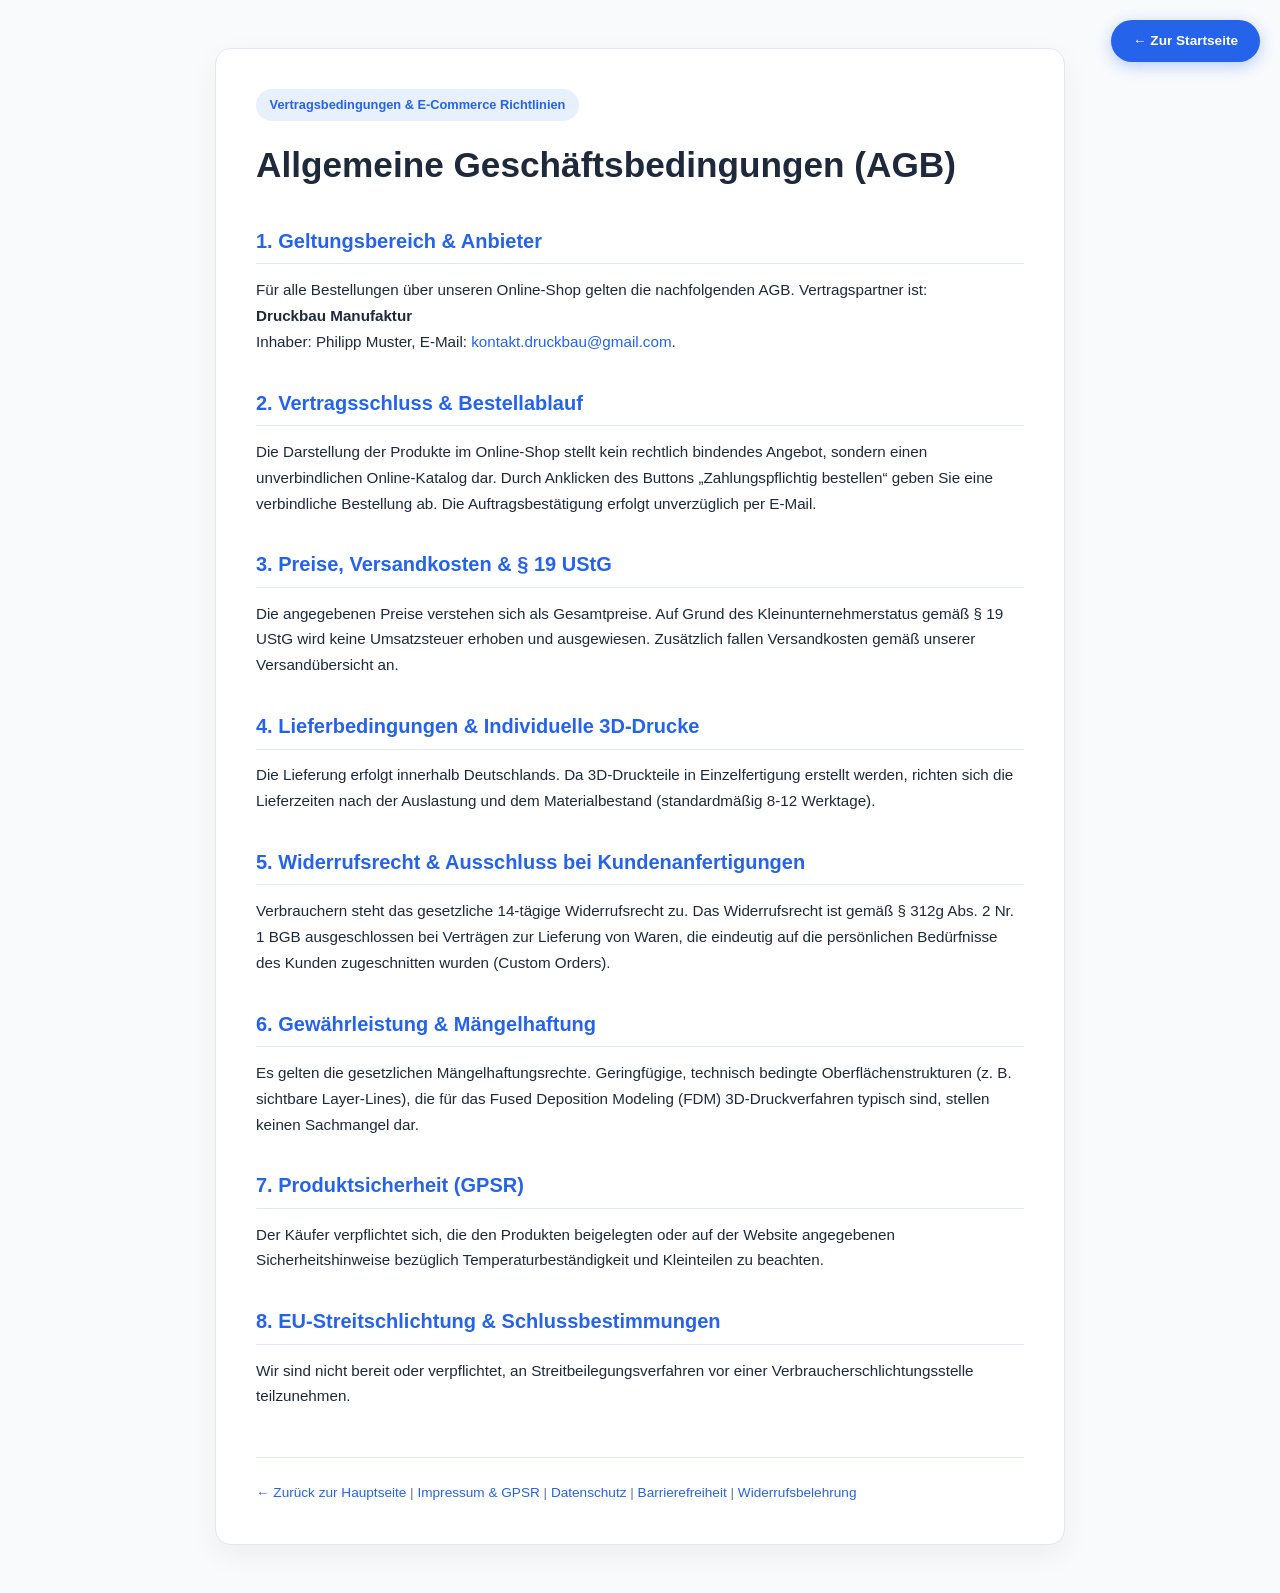
<file: agb.html>
<!DOCTYPE html>
<html lang="de">

<head>
    <meta charset="UTF-8">
    <meta name="viewport" content="width=device-width, initial-scale=1.0">
    <title>Druckbau - Allgemeine Geschäftsbedingungen (AGB)</title>
    <link rel="icon" type="image/jpeg" href="logo.jpg">
    <link rel="preconnect" href="https://fonts.googleapis.com">
    <link rel="preconnect" href="https://fonts.gstatic.com" crossorigin>
    <link href="https://fonts.googleapis.com/css2?family=Inter:wght@300;400;500;600;700&display=swap" rel="stylesheet">
    <link rel="stylesheet" href="style.css">
    <!-- Security Headers -->
    <meta http-equiv="Content-Security-Policy"
        content="default-src 'self'; script-src 'self' 'unsafe-inline' https://fonts.googleapis.com https://cdn.jsdelivr.net; style-src 'self' 'unsafe-inline' https://fonts.googleapis.com; font-src 'self' https://fonts.gstatic.com; img-src 'self' data:; connect-src 'self'; upgrade-insecure-requests; frame-ancestors 'none';">
    <meta name="referrer" content="no-referrer-when-downgrade">
    <meta http-equiv="X-Content-Type-Options" content="nosniff">
    <meta http-equiv="X-Frame-Options" content="DENY">
    <meta http-equiv="Permissions-Policy" content="camera=(), microphone=(), geolocation=(), payment=()">
    <script src="legal-data.js"></script>
    <style>
        :root {
            --legal-bg: #f8fafc;
            --legal-card: #ffffff;
            --legal-text: #1e293b;
            --legal-muted: #64748b;
            --legal-border: #e2e8f0;
            --legal-primary: #2563eb;
        }

        [data-theme="dark"] {
            --legal-bg: #0f172a;
            --legal-card: #1e293b;
            --legal-text: #f8fafc;
            --legal-muted: #94a3b8;
            --legal-border: #334155;
            --legal-primary: #3b82f6;
        }

        body {
            background-color: var(--legal-bg);
            color: var(--legal-text);
            font-family: 'Inter', sans-serif;
            margin: 0;
            padding: 0;
        }

        .legal-container {
            max-width: 850px;
            margin: 3rem auto;
            padding: 2.5rem;
            background: var(--legal-card);
            border-radius: 16px;
            box-shadow: 0 10px 30px rgba(0, 0, 0, 0.05);
            border: 1px solid var(--legal-border);
        }

        .legal-badge {
            display: inline-block;
            padding: 0.35rem 0.85rem;
            background: rgba(37, 99, 235, 0.1);
            color: var(--legal-primary);
            border-radius: 50px;
            font-size: 0.8rem;
            font-weight: 600;
            margin-bottom: 1rem;
        }

        h1 {
            color: var(--legal-text);
            font-size: 2.2rem;
            margin-bottom: 1.5rem;
            font-weight: 800;
        }

        h2 {
            color: var(--legal-primary);
            font-size: 1.25rem;
            margin-top: 2rem;
            margin-bottom: 0.8rem;
            font-weight: 700;
            border-bottom: 1px solid var(--legal-border);
            padding-bottom: 0.4rem;
        }

        p, ul {
            color: var(--legal-text);
            line-height: 1.7;
            font-size: 0.95rem;
            margin-bottom: 1rem;
        }

        .back-home-fixed {
            position: fixed;
            top: 20px;
            right: 20px;
            background: var(--legal-primary);
            color: white;
            padding: 10px 22px;
            border-radius: 50px;
            text-decoration: none;
            font-weight: 600;
            box-shadow: 0 4px 15px rgba(37, 99, 235, 0.3);
            z-index: 1000;
            font-size: 0.85rem;
            transition: all 0.2s ease;
        }

        .back-home-fixed:hover {
            transform: translateY(-2px);
            box-shadow: 0 6px 20px rgba(37, 99, 235, 0.4);
        }

        a {
            color: var(--legal-primary);
            text-decoration: none;
        }
        a:hover {
            text-decoration: underline;
        }

        .footer-note {
            margin-top: 3rem;
            padding-top: 1.5rem;
            border-top: 1px solid var(--legal-border);
            font-size: 0.85rem;
            color: var(--legal-muted);
        }
    </style>
</head>

<body>
    <a href="index.html" class="back-home-fixed">← Zur Startseite</a>

    <main>
        <div class="legal-container">
            <div class="legal-badge">Vertragsbedingungen & E-Commerce Richtlinien</div>
            <h1>Allgemeine Geschäftsbedingungen (AGB)</h1>

            <h2>1. Geltungsbereich & Anbieter</h2>
            <p>
                Für alle Bestellungen über unseren Online-Shop gelten die nachfolgenden AGB. Vertragspartner ist:
                <br><strong><span data-legal="company-name">Druckbau Manufaktur</span></strong><br>
                Inhaber: <span data-legal="owner-name">Philipp Muster</span>, E-Mail: <a href="mailto:kontakt.druckbau@gmail.com" data-legal-mailto="email">kontakt.druckbau@gmail.com</a>.
            </p>

            <h2>2. Vertragsschluss & Bestellablauf</h2>
            <p>
                Die Darstellung der Produkte im Online-Shop stellt kein rechtlich bindendes Angebot, sondern einen unverbindlichen Online-Katalog dar. Durch Anklicken des Buttons „Zahlungspflichtig bestellen“ geben Sie eine verbindliche Bestellung ab. Die Auftragsbestätigung erfolgt unverzüglich per E-Mail.
            </p>

            <h2>3. Preise, Versandkosten & § 19 UStG</h2>
            <p>
                Die angegebenen Preise verstehen sich als Gesamtpreise. Auf Grund des Kleinunternehmerstatus gemäß § 19 UStG wird keine Umsatzsteuer erhoben und ausgewiesen. Zusätzlich fallen Versandkosten gemäß unserer Versandübersicht an.
            </p>

            <h2>4. Lieferbedingungen & Individuelle 3D-Drucke</h2>
            <p>
                Die Lieferung erfolgt innerhalb Deutschlands. Da 3D-Druckteile in Einzelfertigung erstellt werden, richten sich die Lieferzeiten nach der Auslastung und dem Materialbestand (standardmäßig 8-12 Werktage).
            </p>

            <h2>5. Widerrufsrecht & Ausschluss bei Kundenanfertigungen</h2>
            <p>
                Verbrauchern steht das gesetzliche 14-tägige Widerrufsrecht zu. Das Widerrufsrecht ist gemäß § 312g Abs. 2 Nr. 1 BGB ausgeschlossen bei Verträgen zur Lieferung von Waren, die eindeutig auf die persönlichen Bedürfnisse des Kunden zugeschnitten wurden (Custom Orders).
            </p>

            <h2>6. Gewährleistung & Mängelhaftung</h2>
            <p>
                Es gelten die gesetzlichen Mängelhaftungsrechte. Geringfügige, technisch bedingte Oberflächenstrukturen (z. B. sichtbare Layer-Lines), die für das Fused Deposition Modeling (FDM) 3D-Druckverfahren typisch sind, stellen keinen Sachmangel dar.
            </p>

            <h2>7. Produktsicherheit (GPSR)</h2>
            <p>
                Der Käufer verpflichtet sich, die den Produkten beigelegten oder auf der Website angegebenen Sicherheitshinweise bezüglich Temperaturbeständigkeit und Kleinteilen zu beachten.
            </p>

            <h2>8. EU-Streitschlichtung & Schlussbestimmungen</h2>
            <p>
                Wir sind nicht bereit oder verpflichtet, an Streitbeilegungsverfahren vor einer Verbraucherschlichtungsstelle teilzunehmen.
            </p>

            <div class="footer-note">
                <a href="index.html">← Zurück zur Hauptseite</a> | <a href="impressum.html">Impressum & GPSR</a> | <a href="datenschutz.html">Datenschutz</a> | <a href="barrierefreiheit.html">Barrierefreiheit</a> | <a href="widerruf.html">Widerrufsbelehrung</a>
            </div>
        </div>
    </main>
</body>

</html>
</file>
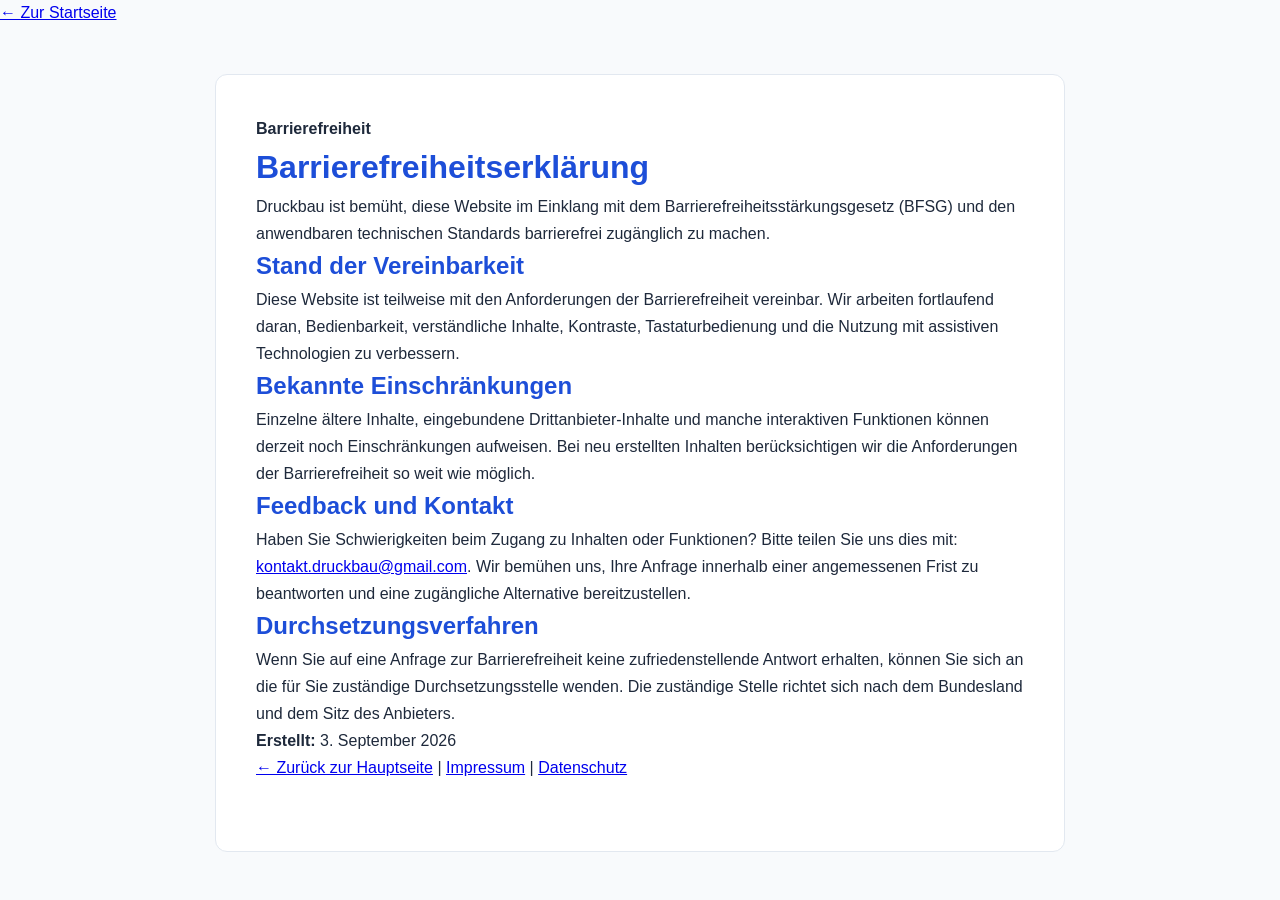
<file: barrierefreiheit.html>
<!DOCTYPE html>
<html lang="de">
<head>
    <meta charset="UTF-8">
    <meta name="viewport" content="width=device-width, initial-scale=1.0">
    <title>Barrierefreiheitserklärung - Druckbau</title>
    <link rel="icon" type="image/jpeg" href="logo.jpg">
    <link rel="stylesheet" href="style.css">
    <script src="legal-data.js"></script>
    <style>
        .accessibility-page { max-width: 850px; margin: 3rem auto; padding: 2.5rem; background: #fff; border: 1px solid #e2e8f0; border-radius: 12px; }
        .accessibility-page h1, .accessibility-page h2 { color: #1d4ed8; }
        .accessibility-page p, .accessibility-page li { line-height: 1.7; }
        @media (max-width: 600px) { .accessibility-page { margin: 1rem; padding: 1.25rem; } }
    </style>
</head>
<body>
    <a href="index.html" class="back-home-fixed">← Zur Startseite</a>
    <main class="accessibility-page">
        <p><strong>Barrierefreiheit</strong></p>
        <h1>Barrierefreiheitserklärung</h1>
        <p>
            Druckbau ist bemüht, diese Website im Einklang mit dem Barrierefreiheitsstärkungsgesetz (BFSG) und den anwendbaren technischen Standards barrierefrei zugänglich zu machen.
        </p>

        <h2>Stand der Vereinbarkeit</h2>
        <p>
            Diese Website ist teilweise mit den Anforderungen der Barrierefreiheit vereinbar. Wir arbeiten fortlaufend daran, Bedienbarkeit, verständliche Inhalte, Kontraste, Tastaturbedienung und die Nutzung mit assistiven Technologien zu verbessern.
        </p>

        <h2>Bekannte Einschränkungen</h2>
        <p>
            Einzelne ältere Inhalte, eingebundene Drittanbieter-Inhalte und manche interaktiven Funktionen können derzeit noch Einschränkungen aufweisen. Bei neu erstellten Inhalten berücksichtigen wir die Anforderungen der Barrierefreiheit so weit wie möglich.
        </p>

        <h2>Feedback und Kontakt</h2>
        <p>
            Haben Sie Schwierigkeiten beim Zugang zu Inhalten oder Funktionen? Bitte teilen Sie uns dies mit:
            <a href="mailto:kontakt.druckbau@gmail.com">kontakt.druckbau@gmail.com</a>.
            Wir bemühen uns, Ihre Anfrage innerhalb einer angemessenen Frist zu beantworten und eine zugängliche Alternative bereitzustellen.
        </p>

        <h2>Durchsetzungsverfahren</h2>
        <p>
            Wenn Sie auf eine Anfrage zur Barrierefreiheit keine zufriedenstellende Antwort erhalten, können Sie sich an die für Sie zuständige Durchsetzungsstelle wenden. Die zuständige Stelle richtet sich nach dem Bundesland und dem Sitz des Anbieters.
        </p>

        <p><strong>Erstellt:</strong> 3. September 2026</p>
        <p><a href="index.html">← Zurück zur Hauptseite</a> | <a href="impressum.html">Impressum</a> | <a href="datenschutz.html">Datenschutz</a></p>
    </main>
</body>
</html>
</file>
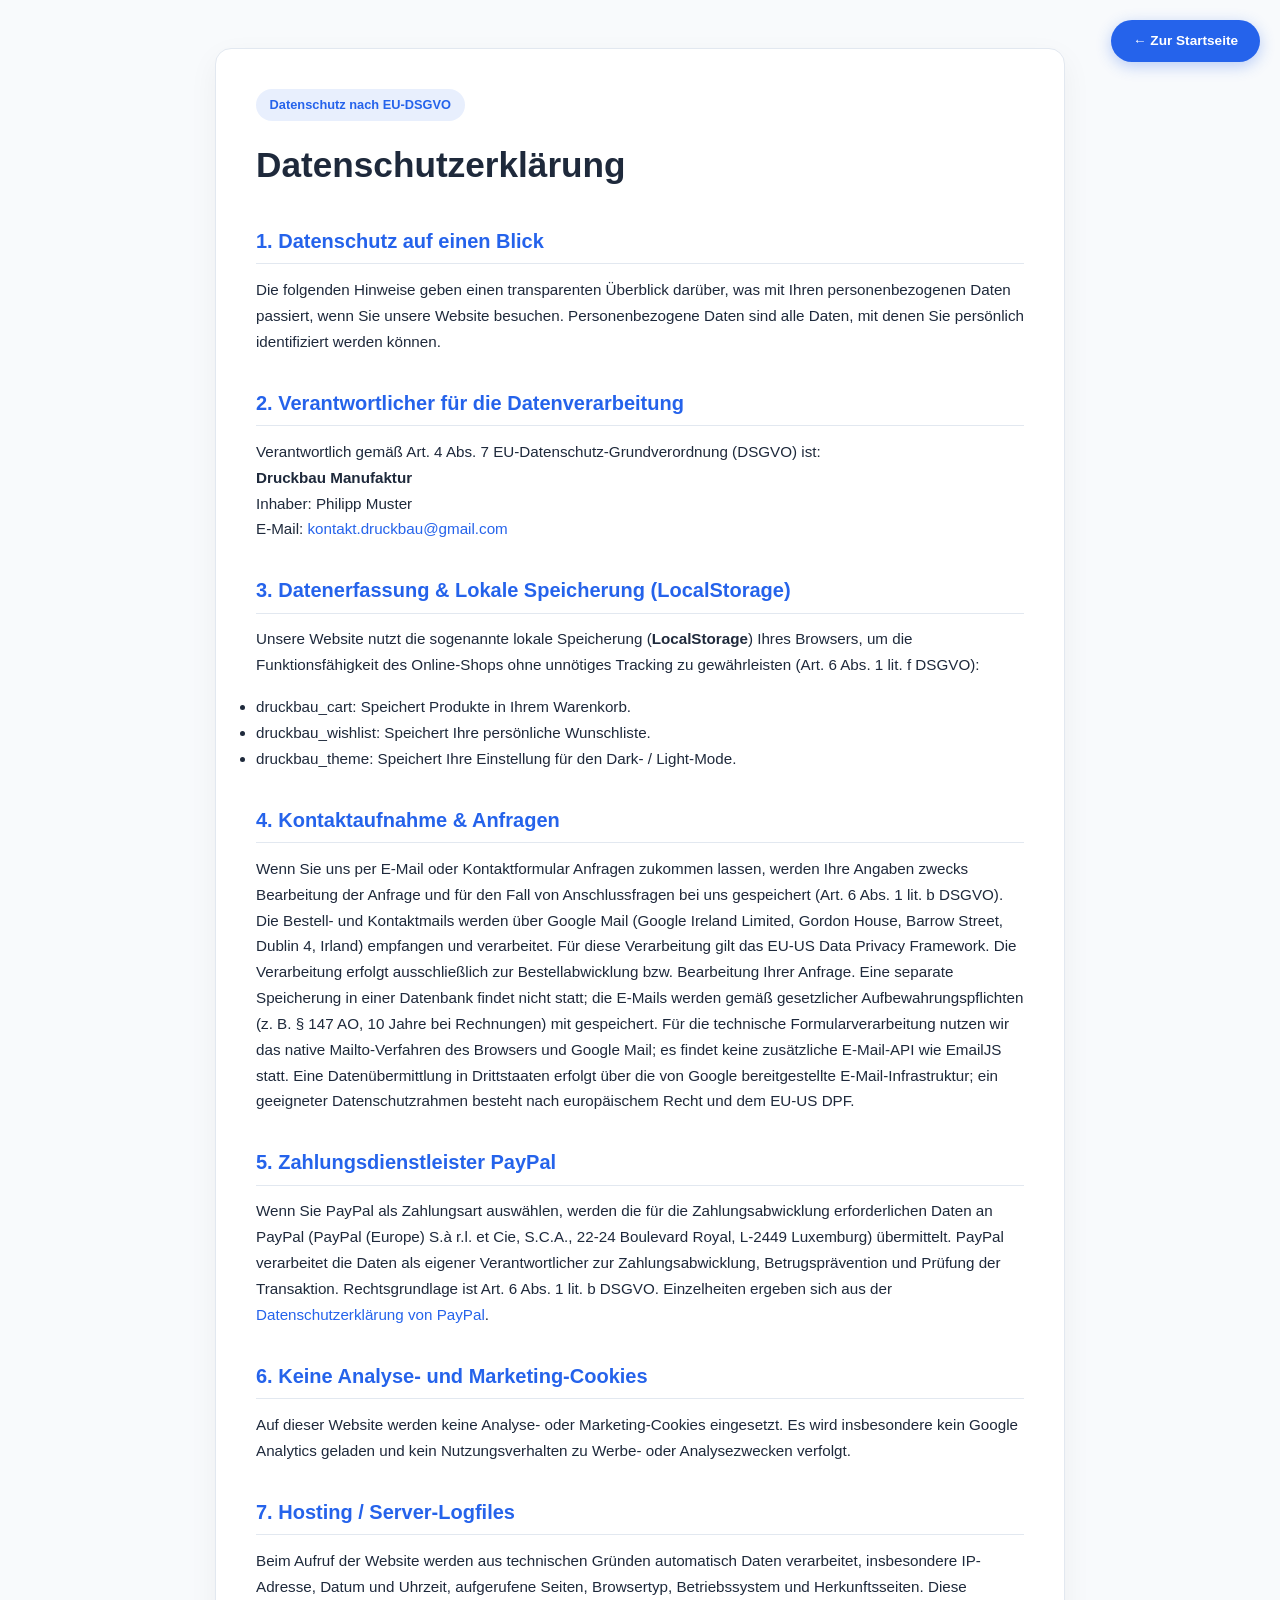
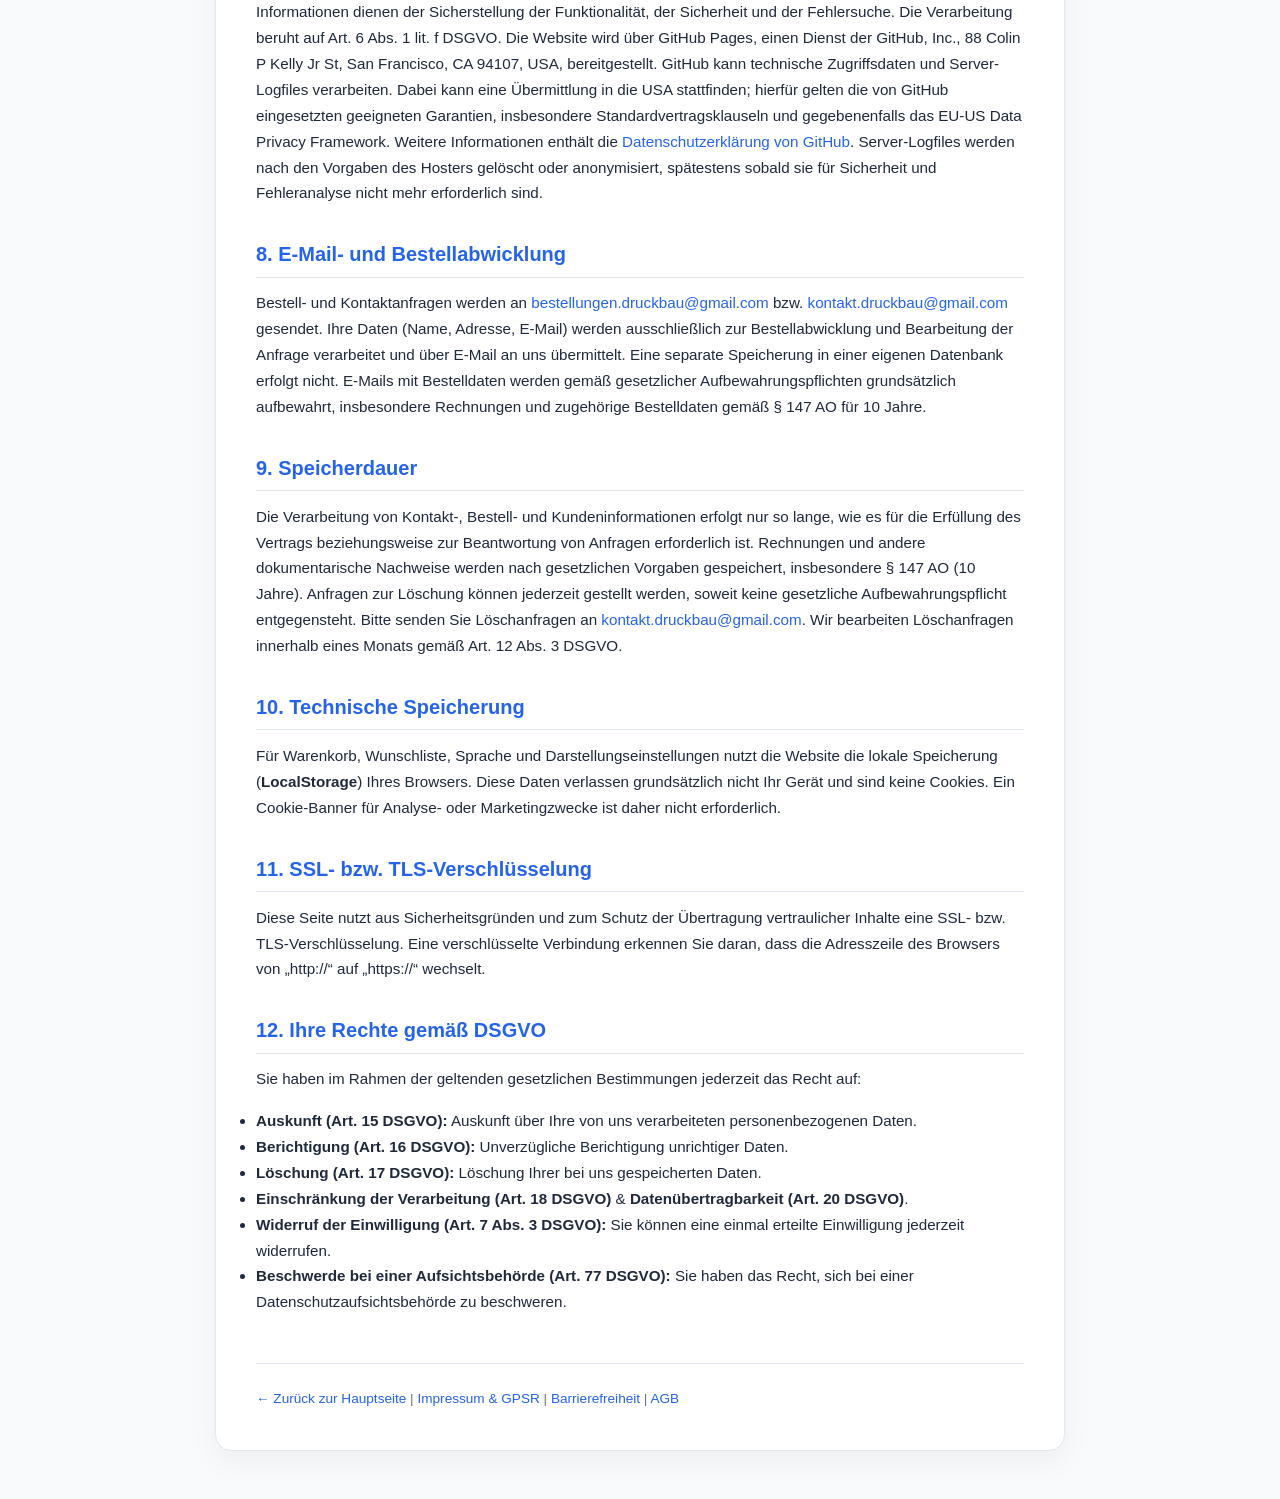
<file: datenschutz.html>
<!DOCTYPE html>
<html lang="de">

<head>
    <meta charset="UTF-8">
    <meta name="viewport" content="width=device-width, initial-scale=1.0">
    <title>Druckbau - Datenschutzerklärung (DSGVO)</title>
    <link rel="icon" type="image/jpeg" href="logo.jpg">
    <link rel="preconnect" href="https://fonts.googleapis.com">
    <link rel="preconnect" href="https://fonts.gstatic.com" crossorigin>
    <link href="https://fonts.googleapis.com/css2?family=Inter:wght@300;400;500;600;700&display=swap" rel="stylesheet">
    <link rel="stylesheet" href="style.css">
    <!-- Security Headers -->
    <meta http-equiv="Content-Security-Policy"
        content="default-src 'self'; script-src 'self' 'unsafe-inline' https://fonts.googleapis.com https://cdn.jsdelivr.net; style-src 'self' 'unsafe-inline' https://fonts.googleapis.com; font-src 'self' https://fonts.gstatic.com; img-src 'self' data:; connect-src 'self'; upgrade-insecure-requests; frame-ancestors 'none';">
    <meta name="referrer" content="no-referrer-when-downgrade">
    <meta http-equiv="X-Content-Type-Options" content="nosniff">
    <meta http-equiv="X-Frame-Options" content="DENY">
    <meta http-equiv="Permissions-Policy" content="camera=(), microphone=(), geolocation=(), payment=()">
    <script src="legal-data.js"></script>
    <style>
        :root {
            --legal-bg: #f8fafc;
            --legal-card: #ffffff;
            --legal-text: #1e293b;
            --legal-muted: #64748b;
            --legal-border: #e2e8f0;
            --legal-primary: #2563eb;
        }

        [data-theme="dark"] {
            --legal-bg: #0f172a;
            --legal-card: #1e293b;
            --legal-text: #f8fafc;
            --legal-muted: #94a3b8;
            --legal-border: #334155;
            --legal-primary: #3b82f6;
        }

        body {
            background-color: var(--legal-bg);
            color: var(--legal-text);
            font-family: 'Inter', sans-serif;
            margin: 0;
            padding: 0;
        }

        .legal-container {
            max-width: 850px;
            margin: 3rem auto;
            padding: 2.5rem;
            background: var(--legal-card);
            border-radius: 16px;
            box-shadow: 0 10px 30px rgba(0, 0, 0, 0.05);
            border: 1px solid var(--legal-border);
        }

        .legal-badge {
            display: inline-block;
            padding: 0.35rem 0.85rem;
            background: rgba(37, 99, 235, 0.1);
            color: var(--legal-primary);
            border-radius: 50px;
            font-size: 0.8rem;
            font-weight: 600;
            margin-bottom: 1rem;
        }

        h1 {
            color: var(--legal-text);
            font-size: 2.2rem;
            margin-bottom: 1.5rem;
            font-weight: 800;
        }

        h2 {
            color: var(--legal-primary);
            font-size: 1.25rem;
            margin-top: 2rem;
            margin-bottom: 0.8rem;
            font-weight: 700;
            border-bottom: 1px solid var(--legal-border);
            padding-bottom: 0.4rem;
        }

        p, ul {
            color: var(--legal-text);
            line-height: 1.7;
            font-size: 0.95rem;
            margin-bottom: 1rem;
        }

        .back-home-fixed {
            position: fixed;
            top: 20px;
            right: 20px;
            background: var(--legal-primary);
            color: white;
            padding: 10px 22px;
            border-radius: 50px;
            text-decoration: none;
            font-weight: 600;
            box-shadow: 0 4px 15px rgba(37, 99, 235, 0.3);
            z-index: 1000;
            font-size: 0.85rem;
            transition: all 0.2s ease;
        }

        .back-home-fixed:hover {
            transform: translateY(-2px);
            box-shadow: 0 6px 20px rgba(37, 99, 235, 0.4);
        }

        a {
            color: var(--legal-primary);
            text-decoration: none;
        }
        a:hover {
            text-decoration: underline;
        }

        .footer-note {
            margin-top: 3rem;
            padding-top: 1.5rem;
            border-top: 1px solid var(--legal-border);
            font-size: 0.85rem;
            color: var(--legal-muted);
        }
    </style>
</head>

<body>
    <a href="index.html" class="back-home-fixed">← Zur Startseite</a>

    <main>
        <div class="legal-container">
            <div class="legal-badge">Datenschutz nach EU-DSGVO</div>
            <h1>Datenschutzerklärung</h1>

            <h2>1. Datenschutz auf einen Blick</h2>
            <p>
                Die folgenden Hinweise geben einen transparenten Überblick darüber, was mit Ihren personenbezogenen Daten passiert, wenn Sie unsere Website besuchen. Personenbezogene Daten sind alle Daten, mit denen Sie persönlich identifiziert werden können.
            </p>

            <h2>2. Verantwortlicher für die Datenverarbeitung</h2>
            <p>
                Verantwortlich gemäß Art. 4 Abs. 7 EU-Datenschutz-Grundverordnung (DSGVO) ist:<br>
                <strong><span data-legal="company-name">Druckbau Manufaktur</span></strong><br>
                Inhaber: <span data-legal="owner-name">Philipp Muster</span><br>
                E-Mail: <a href="mailto:kontakt.druckbau@gmail.com" data-legal-mailto="email">kontakt.druckbau@gmail.com</a>
            </p>

            <h2>3. Datenerfassung & Lokale Speicherung (LocalStorage)</h2>
            <p>
                Unsere Website nutzt die sogenannte lokale Speicherung (<strong>LocalStorage</strong>) Ihres Browsers, um die Funktionsfähigkeit des Online-Shops ohne unnötiges Tracking zu gewährleisten (Art. 6 Abs. 1 lit. f DSGVO):
            </p>
            <ul>
                <li><code>druckbau_cart</code>: Speichert Produkte in Ihrem Warenkorb.</li>
                <li><code>druckbau_wishlist</code>: Speichert Ihre persönliche Wunschliste.</li>
                <li><code>druckbau_theme</code>: Speichert Ihre Einstellung für den Dark- / Light-Mode.</li>
            </ul>

            <h2>4. Kontaktaufnahme & Anfragen</h2>
            <p>
                Wenn Sie uns per E-Mail oder Kontaktformular Anfragen zukommen lassen, werden Ihre Angaben zwecks Bearbeitung der Anfrage und für den Fall von Anschlussfragen bei uns gespeichert (Art. 6 Abs. 1 lit. b DSGVO). Die Bestell- und Kontaktmails werden über Google Mail (Google Ireland Limited, Gordon House, Barrow Street, Dublin 4, Irland) empfangen und verarbeitet. Für diese Verarbeitung gilt das EU-US Data Privacy Framework. Die Verarbeitung erfolgt ausschließlich zur Bestellabwicklung bzw. Bearbeitung Ihrer Anfrage. Eine separate Speicherung in einer Datenbank findet nicht statt; die E-Mails werden gemäß gesetzlicher Aufbewahrungspflichten (z. B. § 147 AO, 10 Jahre bei Rechnungen) mit gespeichert. Für die technische Formularverarbeitung nutzen wir das native Mailto-Verfahren des Browsers und Google Mail; es findet keine zusätzliche E-Mail-API wie EmailJS statt. Eine Datenübermittlung in Drittstaaten erfolgt über die von Google bereitgestellte E-Mail-Infrastruktur; ein geeigneter Datenschutzrahmen besteht nach europäischem Recht und dem EU-US DPF.
            </p>

            <h2>5. Zahlungsdienstleister PayPal</h2>
            <p>
                Wenn Sie PayPal als Zahlungsart auswählen, werden die für die Zahlungsabwicklung erforderlichen Daten an PayPal (PayPal (Europe) S.à r.l. et Cie, S.C.A., 22-24 Boulevard Royal, L-2449 Luxemburg) übermittelt. PayPal verarbeitet die Daten als eigener Verantwortlicher zur Zahlungsabwicklung, Betrugsprävention und Prüfung der Transaktion. Rechtsgrundlage ist Art. 6 Abs. 1 lit. b DSGVO. Einzelheiten ergeben sich aus der <a href="https://www.paypal.com/de/webapps/mpp/ua/privacy-full" target="_blank" rel="noopener noreferrer">Datenschutzerklärung von PayPal</a>.
            </p>

            <h2>6. Keine Analyse- und Marketing-Cookies</h2>
            <p>
                Auf dieser Website werden keine Analyse- oder Marketing-Cookies eingesetzt. Es wird insbesondere kein Google Analytics geladen und kein Nutzungsverhalten zu Werbe- oder Analysezwecken verfolgt.
            </p>

            <h2>7. Hosting / Server-Logfiles</h2>
            <p>
                Beim Aufruf der Website werden aus technischen Gründen automatisch Daten verarbeitet, insbesondere IP-Adresse, Datum und Uhrzeit, aufgerufene Seiten, Browsertyp, Betriebssystem und Herkunftsseiten. Diese Informationen dienen der Sicherstellung der Funktionalität, der Sicherheit und der Fehlersuche. Die Verarbeitung beruht auf Art. 6 Abs. 1 lit. f DSGVO. Die Website wird über GitHub Pages, einen Dienst der GitHub, Inc., 88 Colin P Kelly Jr St, San Francisco, CA 94107, USA, bereitgestellt. GitHub kann technische Zugriffsdaten und Server-Logfiles verarbeiten. Dabei kann eine Übermittlung in die USA stattfinden; hierfür gelten die von GitHub eingesetzten geeigneten Garantien, insbesondere Standardvertragsklauseln und gegebenenfalls das EU-US Data Privacy Framework. Weitere Informationen enthält die <a href="https://docs.github.com/de/site-policy/privacy-policies/github-privacy-statement" target="_blank" rel="noopener noreferrer">Datenschutzerklärung von GitHub</a>. Server-Logfiles werden nach den Vorgaben des Hosters gelöscht oder anonymisiert, spätestens sobald sie für Sicherheit und Fehleranalyse nicht mehr erforderlich sind.
            </p>

            <h2>8. E-Mail- und Bestellabwicklung</h2>
            <p>
                Bestell- und Kontaktanfragen werden an <a href="mailto:bestellungen.druckbau@gmail.com">bestellungen.druckbau@gmail.com</a> bzw. <a href="mailto:kontakt.druckbau@gmail.com">kontakt.druckbau@gmail.com</a> gesendet. Ihre Daten (Name, Adresse, E-Mail) werden ausschließlich zur Bestellabwicklung und Bearbeitung der Anfrage verarbeitet und über E-Mail an uns übermittelt. Eine separate Speicherung in einer eigenen Datenbank erfolgt nicht. E-Mails mit Bestelldaten werden gemäß gesetzlicher Aufbewahrungspflichten grundsätzlich aufbewahrt, insbesondere Rechnungen und zugehörige Bestelldaten gemäß § 147 AO für 10 Jahre.
            </p>

            <h2>9. Speicherdauer</h2>
            <p>
                Die Verarbeitung von Kontakt-, Bestell- und Kundeninformationen erfolgt nur so lange, wie es für die Erfüllung des Vertrags beziehungsweise zur Beantwortung von Anfragen erforderlich ist. Rechnungen und andere dokumentarische Nachweise werden nach gesetzlichen Vorgaben gespeichert, insbesondere § 147 AO (10 Jahre). Anfragen zur Löschung können jederzeit gestellt werden, soweit keine gesetzliche Aufbewahrungspflicht entgegensteht. Bitte senden Sie Löschanfragen an <a href="mailto:kontakt.druckbau@gmail.com">kontakt.druckbau@gmail.com</a>. Wir bearbeiten Löschanfragen innerhalb eines Monats gemäß Art. 12 Abs. 3 DSGVO.
            </p>

            <h2>10. Technische Speicherung</h2>
            <p>
                Für Warenkorb, Wunschliste, Sprache und Darstellungseinstellungen nutzt die Website die lokale Speicherung (<strong>LocalStorage</strong>) Ihres Browsers. Diese Daten verlassen grundsätzlich nicht Ihr Gerät und sind keine Cookies. Ein Cookie-Banner für Analyse- oder Marketingzwecke ist daher nicht erforderlich.
            </p>

            <h2>11. SSL- bzw. TLS-Verschlüsselung</h2>
            <p>
                Diese Seite nutzt aus Sicherheitsgründen und zum Schutz der Übertragung vertraulicher Inhalte eine SSL- bzw. TLS-Verschlüsselung. Eine verschlüsselte Verbindung erkennen Sie daran, dass die Adresszeile des Browsers von „http://“ auf „https://“ wechselt.
            </p>

            <h2>12. Ihre Rechte gemäß DSGVO</h2>
            <p>Sie haben im Rahmen der geltenden gesetzlichen Bestimmungen jederzeit das Recht auf:</p>
            <ul>
                <li><strong>Auskunft (Art. 15 DSGVO):</strong> Auskunft über Ihre von uns verarbeiteten personenbezogenen Daten.</li>
                <li><strong>Berichtigung (Art. 16 DSGVO):</strong> Unverzügliche Berichtigung unrichtiger Daten.</li>
                <li><strong>Löschung (Art. 17 DSGVO):</strong> Löschung Ihrer bei uns gespeicherten Daten.</li>
                <li><strong>Einschränkung der Verarbeitung (Art. 18 DSGVO)</strong> & <strong>Datenübertragbarkeit (Art. 20 DSGVO)</strong>.</li>
                <li><strong>Widerruf der Einwilligung (Art. 7 Abs. 3 DSGVO):</strong> Sie können eine einmal erteilte Einwilligung jederzeit widerrufen.</li>
                <li><strong>Beschwerde bei einer Aufsichtsbehörde (Art. 77 DSGVO):</strong> Sie haben das Recht, sich bei einer Datenschutzaufsichtsbehörde zu beschweren.</li>
            </ul>

            <div class="footer-note">
                <a href="index.html">← Zurück zur Hauptseite</a> | <a href="impressum.html">Impressum & GPSR</a> | <a href="barrierefreiheit.html">Barrierefreiheit</a> | <a href="agb.html">AGB</a>
            </div>
        </div>
    </main>
</body>

</html>
</file>
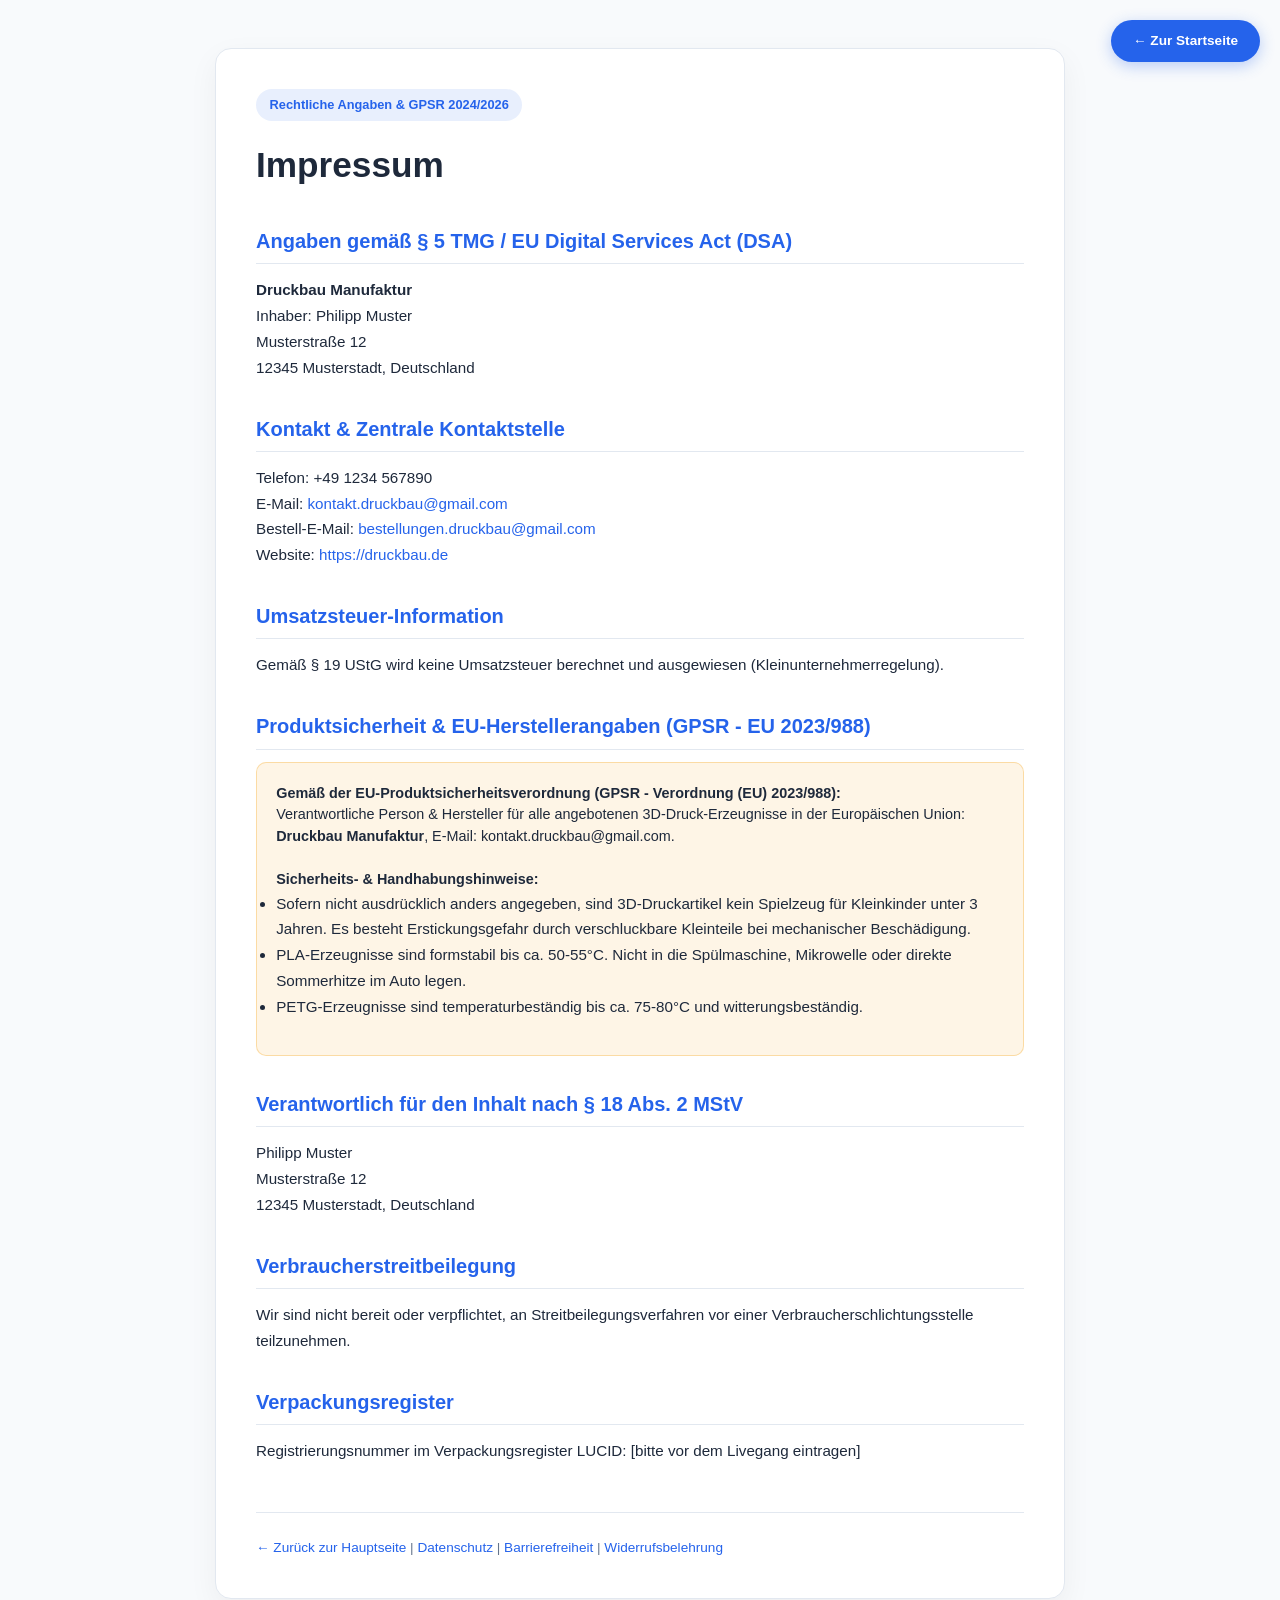
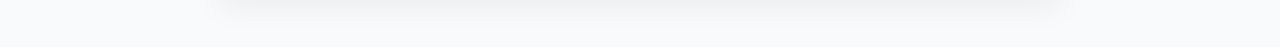
<file: impressum.html>
<!DOCTYPE html>
<html lang="de">

<head>
    <meta charset="UTF-8">
    <meta name="viewport" content="width=device-width, initial-scale=1.0">
    <title>Druckbau - Impressum & Produktsicherheit (GPSR)</title>
    <link rel="icon" type="image/jpeg" href="logo.jpg">
    <link rel="preconnect" href="https://fonts.googleapis.com">
    <link rel="preconnect" href="https://fonts.gstatic.com" crossorigin>
    <link href="https://fonts.googleapis.com/css2?family=Inter:wght@300;400;500;600;700&display=swap" rel="stylesheet">
    <link rel="stylesheet" href="style.css">
    <!-- Security Headers -->
    <meta http-equiv="Content-Security-Policy"
        content="default-src 'self'; script-src 'self' 'unsafe-inline' https://fonts.googleapis.com https://cdn.jsdelivr.net; style-src 'self' 'unsafe-inline' https://fonts.googleapis.com; font-src 'self' https://fonts.gstatic.com; img-src 'self' data:; connect-src 'self'; upgrade-insecure-requests; frame-ancestors 'none';">
    <meta name="referrer" content="no-referrer-when-downgrade">
    <meta http-equiv="X-Content-Type-Options" content="nosniff">
    <meta http-equiv="X-Frame-Options" content="DENY">
    <meta http-equiv="Permissions-Policy" content="camera=(), microphone=(), geolocation=(), payment=()">
    <script src="legal-data.js"></script>
    <style>
        :root {
            --legal-bg: #f8fafc;
            --legal-card: #ffffff;
            --legal-text: #1e293b;
            --legal-muted: #64748b;
            --legal-border: #e2e8f0;
            --legal-primary: #2563eb;
        }

        [data-theme="dark"] {
            --legal-bg: #0f172a;
            --legal-card: #1e293b;
            --legal-text: #f8fafc;
            --legal-muted: #94a3b8;
            --legal-border: #334155;
            --legal-primary: #3b82f6;
        }

        body {
            background-color: var(--legal-bg);
            color: var(--legal-text);
            font-family: 'Inter', sans-serif;
            margin: 0;
            padding: 0;
        }

        .legal-container {
            max-width: 850px;
            margin: 3rem auto;
            padding: 2.5rem;
            background: var(--legal-card);
            border-radius: 16px;
            box-shadow: 0 10px 30px rgba(0, 0, 0, 0.05);
            border: 1px solid var(--legal-border);
        }

        .legal-badge {
            display: inline-block;
            padding: 0.35rem 0.85rem;
            background: rgba(37, 99, 235, 0.1);
            color: var(--legal-primary);
            border-radius: 50px;
            font-size: 0.8rem;
            font-weight: 600;
            margin-bottom: 1rem;
        }

        h1 {
            color: var(--legal-text);
            font-size: 2.2rem;
            margin-bottom: 1.5rem;
            font-weight: 800;
        }

        h2 {
            color: var(--legal-primary);
            font-size: 1.25rem;
            margin-top: 2rem;
            margin-bottom: 0.8rem;
            font-weight: 700;
            border-bottom: 1px solid var(--legal-border);
            padding-bottom: 0.4rem;
        }

        p, ul {
            color: var(--legal-text);
            line-height: 1.7;
            font-size: 0.95rem;
            margin-bottom: 1rem;
        }

        .notice-box {
            background: rgba(245, 158, 11, 0.1);
            border: 1px solid rgba(245, 158, 11, 0.3);
            color: var(--legal-text);
            padding: 1.2rem;
            border-radius: 10px;
            margin-bottom: 2rem;
            font-size: 0.9rem;
            line-height: 1.5;
        }

        .back-home-fixed {
            position: fixed;
            top: 20px;
            right: 20px;
            background: var(--legal-primary);
            color: white;
            padding: 10px 22px;
            border-radius: 50px;
            text-decoration: none;
            font-weight: 600;
            box-shadow: 0 4px 15px rgba(37, 99, 235, 0.3);
            z-index: 1000;
            font-size: 0.85rem;
            transition: all 0.2s ease;
        }

        .back-home-fixed:hover {
            transform: translateY(-2px);
            box-shadow: 0 6px 20px rgba(37, 99, 235, 0.4);
        }

        a {
            color: var(--legal-primary);
            text-decoration: none;
        }
        a:hover {
            text-decoration: underline;
        }

        .footer-note {
            margin-top: 3rem;
            padding-top: 1.5rem;
            border-top: 1px solid var(--legal-border);
            font-size: 0.85rem;
            color: var(--legal-muted);
        }
    </style>
</head>

<body>
    <a href="index.html" class="back-home-fixed">← Zur Startseite</a>

    <main>
        <div class="legal-container">
            <div class="legal-badge">Rechtliche Angaben & GPSR 2024/2026</div>
            <h1>Impressum</h1>

            <h2>Angaben gemäß § 5 TMG / EU Digital Services Act (DSA)</h2>
            <p>
                <strong><span data-legal="company-name">Druckbau Manufaktur</span></strong><br>
                Inhaber: <span data-legal="owner-name">Philipp Muster</span><br>
                <span data-legal="street">Musterstraße 12</span><br>
                <span data-legal="city-line">12345 Musterstadt, Deutschland</span>
            </p>

            <h2>Kontakt & Zentrale Kontaktstelle</h2>
            <p>
                Telefon: <span data-legal="phone">+49 1234 567890</span><br>
                E-Mail: <a href="mailto:kontakt.druckbau@gmail.com" data-legal-mailto="email">kontakt.druckbau@gmail.com</a><br>
                Bestell-E-Mail: <a href="mailto:bestellungen.druckbau@gmail.com" data-legal-mailto="order-email">bestellungen.druckbau@gmail.com</a><br>
                Website: <a href="https://druckbau.de" data-legal-link="website">https://druckbau.de</a>
            </p>

            <h2>Umsatzsteuer-Information</h2>
            <p>
                Gemäß § 19 UStG wird keine Umsatzsteuer berechnet und ausgewiesen (Kleinunternehmerregelung).<br>
                <span id="vat-id-block" data-legal="vat-id">USt-IdNr. gemäß § 27a UStG: [eintragen, falls vorhanden]</span>
            </p>

            <h2>Produktsicherheit & EU-Herstellerangaben (GPSR - EU 2023/988)</h2>
            <div class="notice-box">
                <strong>Gemäß der EU-Produktsicherheitsverordnung (GPSR - Verordnung (EU) 2023/988):</strong><br>
                Verantwortliche Person & Hersteller für alle angebotenen 3D-Druck-Erzeugnisse in der Europäischen Union:<br>
                <strong>Druckbau Manufaktur</strong>, E-Mail: <code>kontakt.druckbau@gmail.com</code>.<br><br>
                <strong>Sicherheits- & Handhabungshinweise:</strong>
                <ul>
                    <li>Sofern nicht ausdrücklich anders angegeben, sind 3D-Druckartikel kein Spielzeug für Kleinkinder unter 3 Jahren. Es besteht Erstickungsgefahr durch verschluckbare Kleinteile bei mechanischer Beschädigung.</li>
                    <li>PLA-Erzeugnisse sind formstabil bis ca. 50-55°C. Nicht in die Spülmaschine, Mikrowelle oder direkte Sommerhitze im Auto legen.</li>
                    <li>PETG-Erzeugnisse sind temperaturbeständig bis ca. 75-80°C und witterungsbeständig.</li>
                </ul>
            </div>

            <h2>Verantwortlich für den Inhalt nach § 18 Abs. 2 MStV</h2>
            <p>
                <span data-legal="owner-name">Philipp Muster</span><br>
                <span data-legal="street">Musterstraße 12</span><br>
                <span data-legal="city-line">12345 Musterstadt, Deutschland</span>
            </p>

            <h2>Verbraucherstreitbeilegung</h2>
            <p>
                Wir sind nicht bereit oder verpflichtet, an Streitbeilegungsverfahren vor einer Verbraucherschlichtungsstelle teilzunehmen.
            </p>

            <h2>Verpackungsregister</h2>
            <p>
                Registrierungsnummer im Verpackungsregister LUCID: <span data-legal="lucid">[bitte vor dem Livegang eintragen]</span>
            </p>

            <div class="footer-note">
                <a href="index.html">← Zurück zur Hauptseite</a> | <a href="datenschutz.html">Datenschutz</a> | <a href="barrierefreiheit.html">Barrierefreiheit</a> | <a href="widerruf.html">Widerrufsbelehrung</a>
            </div>
        </div>
    </main>
</body>

</html>
</file>
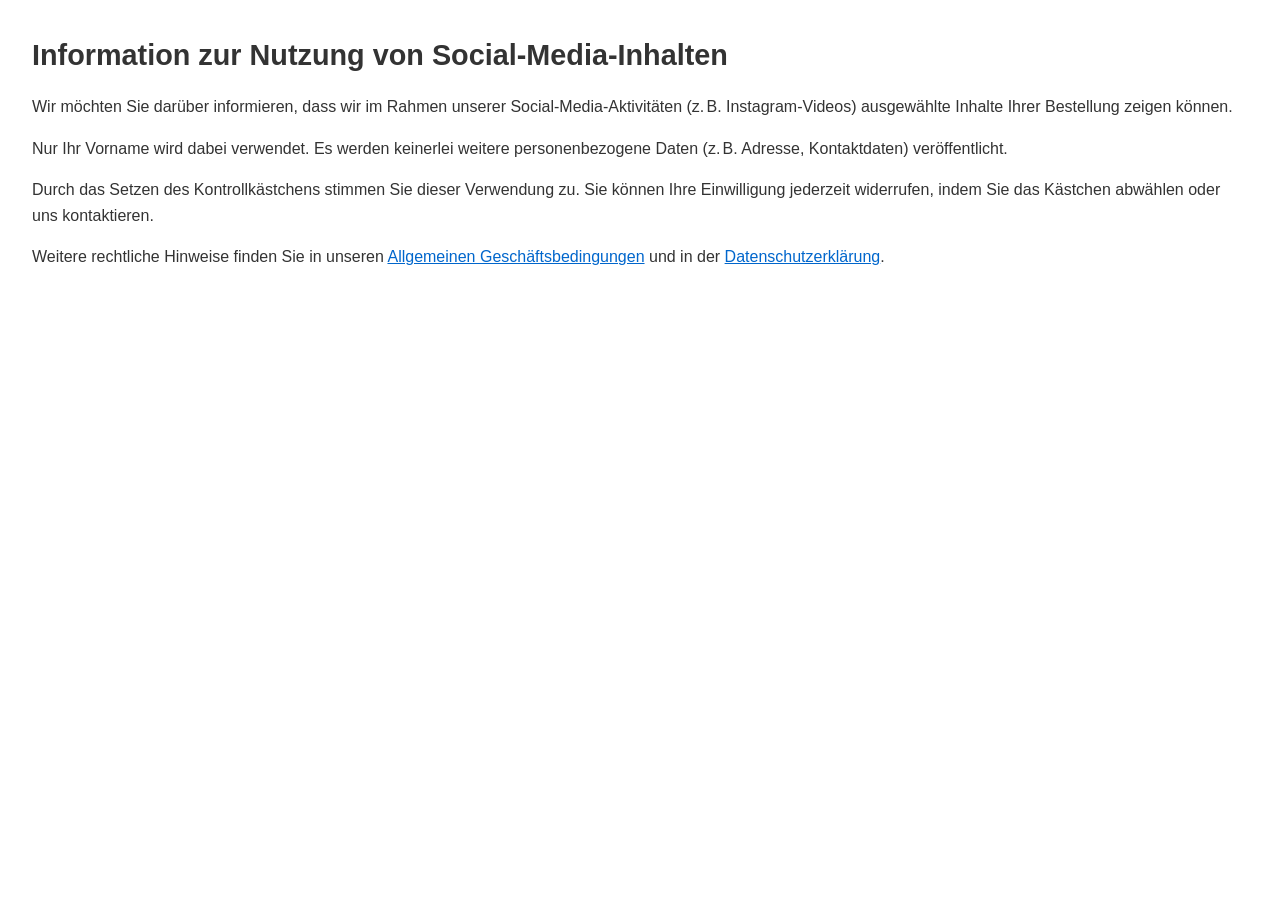
<file: instagram.html>
<!DOCTYPE html>
<html lang="de">
<head>
  <meta charset="UTF-8">
  <meta name="viewport" content="width=device-width, initial-scale=1.0">
  <title>Information zur Nutzung von Social‑Media‑Inhalten</title>
  <style>
    body {font-family: 'Inter', sans-serif; margin: 2rem; line-height: 1.6; color: #333;}
    h1 {font-size: 1.8rem; margin-bottom: 1rem;}
    p {margin-bottom: 1rem;}
    a {color: #0066cc; text-decoration: underline;}
    a:hover {color: #004499;}
  </style>
</head>
<body>
  <h1>Information zur Nutzung von Social‑Media‑Inhalten</h1>
  <p>Wir möchten Sie darüber informieren, dass wir im Rahmen unserer Social‑Media‑Aktivitäten (z. B. Instagram‑Videos) ausgewählte Inhalte Ihrer Bestellung zeigen können.</p>
  <p>Nur Ihr Vorname wird dabei verwendet. Es werden keinerlei weitere personenbezogene Daten (z. B. Adresse, Kontaktdaten) veröffentlicht.</p>
  <p>Durch das Setzen des Kontrollkästchens stimmen Sie dieser Verwendung zu. Sie können Ihre Einwilligung jederzeit widerrufen, indem Sie das Kästchen abwählen oder uns kontaktieren.</p>
  <p>Weitere rechtliche Hinweise finden Sie in unseren <a href="agb.html" target="_blank">Allgemeinen Geschäftsbedingungen</a> und in der <a href="datenschutz.html" target="_blank">Datenschutzerklärung</a>.</p>
</body>
</html>
</file>
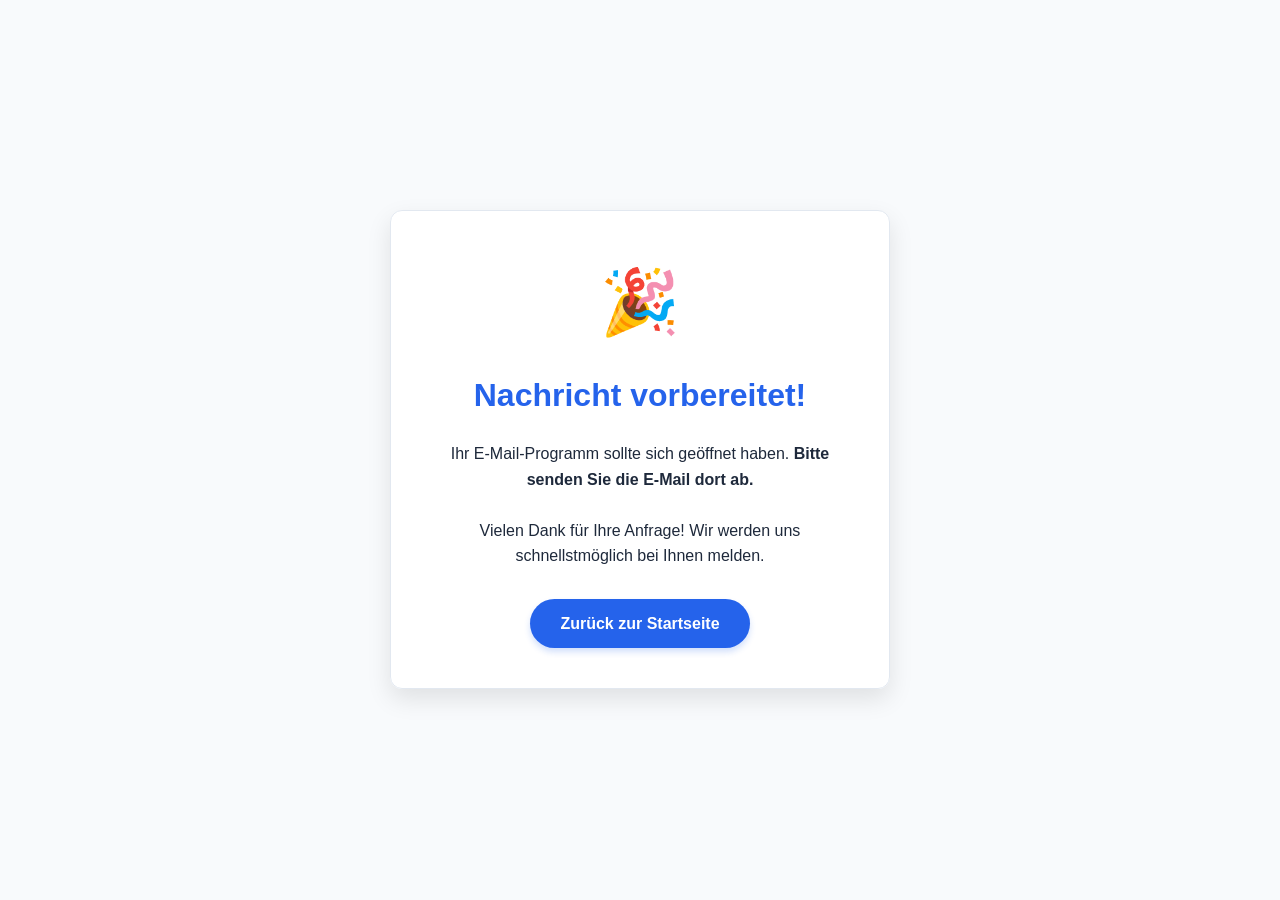
<file: success.html>
<!DOCTYPE html>
<html lang="de">

<head>
    <meta charset="UTF-8">
    <meta name="viewport" content="width=device-width, initial-scale=1.0">
    <title>Druckbau - Nachricht gesendet</title>
    <link rel="icon" type="image/jpeg" href="logo.jpg">
    <link href="https://fonts.googleapis.com/css2?family=Inter:wght@300;400;500;600;700&display=swap" rel="stylesheet">
    <link rel="stylesheet" href="style.css">
    <!-- Security Headers -->
    <meta http-equiv="Content-Security-Policy"
        content="default-src 'self'; script-src 'self' https://fonts.googleapis.com https://cdn.jsdelivr.net; style-src 'self' 'unsafe-inline' https://fonts.googleapis.com; font-src 'self' https://fonts.gstatic.com; img-src 'self' data:; connect-src 'self'; upgrade-insecure-requests; frame-ancestors 'none';">
    <meta name="referrer" content="no-referrer-when-downgrade">
    <meta http-equiv="X-Content-Type-Options" content="nosniff">
    <meta http-equiv="X-Frame-Options" content="DENY">
    <meta http-equiv="Permissions-Policy" content="camera=(), microphone=(), geolocation=(), payment=()">
    <style>
        body {
            display: flex;
            justify-content: center;
            align-items: center;
            min-height: 100vh;
            text-align: center;
            flex-direction: column;
            overflow: hidden;
            /* Prevent scrollbars from confetti */
        }

        #confetti-canvas {
            position: fixed;
            top: 0;
            left: 0;
            width: 100%;
            height: 100%;
            z-index: -1;
            pointer-events: none;
        }

        .success-box {
            background: rgba(255, 255, 255, 0.95);
            padding: 40px;
            border-radius: 12px;
            box-shadow: 0 10px 25px rgba(0, 0, 0, 0.1);
            max-width: 500px;
            margin: 20px;
            border: 1px solid var(--border-color, #e2e8f0);
            backdrop-filter: blur(10px);
            animation: popIn 0.5s cubic-bezier(0.26, 0.53, 0.74, 1.48);
        }

        @keyframes popIn {
            0% {
                transform: scale(0.8);
                opacity: 0;
            }

            100% {
                transform: scale(1);
                opacity: 1;
            }
        }

        .success-icon {
            font-size: 4rem;
            margin-bottom: 1rem;
            animation: bounce 2s infinite;
        }

        @keyframes bounce {

            0%,
            20%,
            50%,
            80%,
            100% {
                transform: translateY(0);
            }

            40% {
                transform: translateY(-20px);
            }

            60% {
                transform: translateY(-10px);
            }
        }

        h1 {
            color: var(--primary-blue);
            margin-bottom: 20px;
        }

        p {
            color: var(--text-dark);
            margin-bottom: 30px;
            line-height: 1.6;
        }

        .btn {
            display: inline-block;
            padding: 12px 30px;
            background-color: var(--primary-blue);
            color: white;
            text-decoration: none;
            border-radius: 50px;
            font-weight: bold;
            transition: all 0.3s;
            box-shadow: 0 4px 6px rgba(37, 99, 235, 0.2);
        }

        .btn:hover {
            background-color: var(--secondary-blue);
            transform: translateY(-2px);
            box-shadow: 0 6px 12px rgba(37, 99, 235, 0.3);
        }
    </style>
</head>

<body>
    <canvas id="confetti-canvas"></canvas>
    <div class="success-box">
        <div class="success-icon">🎉</div>
        <h1>Nachricht vorbereitet!</h1>
        <p>
            Ihr E-Mail-Programm sollte sich geöffnet haben. <strong>Bitte senden Sie die E-Mail dort
                ab.</strong><br><br>
            Vielen Dank für Ihre Anfrage! Wir werden uns schnellstmöglich bei Ihnen melden.
        </p>
        <a href="index.html" class="btn">Zurück zur Startseite</a>
    </div>

    <script>
        // Simple Confetti Animation
        const canvas = document.getElementById('confetti-canvas');
        const ctx = canvas.getContext('2d');
        canvas.width = window.innerWidth;
        canvas.height = window.innerHeight;

        const pieces = [];
        const colors = ['#2563eb', '#1d4ed8', '#facc15', '#ef4444', '#10b981'];

        class Piece {
            constructor() {
                this.x = Math.random() * canvas.width;
                this.y = Math.random() * canvas.height - canvas.height;
                this.d = Math.random() * 10 + 5;
                this.color = colors[Math.floor(Math.random() * colors.length)];
                this.speed = Math.random() * 3 + 1;
                this.angle = Math.random() * 2 * Math.PI;
                this.spin = Math.random() * 0.2 - 0.1;
            }

            update() {
                this.y += this.speed;
                this.angle += this.spin;
                if (this.y > canvas.height) {
                    this.y = -20;
                    this.x = Math.random() * canvas.width;
                }
            }

            draw() {
                ctx.save();
                ctx.translate(this.x, this.y);
                ctx.rotate(this.angle);
                ctx.fillStyle = this.color;
                ctx.fillRect(-this.d / 2, -this.d / 2, this.d, this.d);
                ctx.restore();
            }
        }

        for (let i = 0; i < 100; i++) {
            pieces.push(new Piece());
        }

        function animate() {
            ctx.clearRect(0, 0, canvas.width, canvas.height);
            pieces.forEach(p => {
                p.update();
                p.draw();
            });
            requestAnimationFrame(animate);
        }

        animate();

        window.addEventListener('resize', () => {
            canvas.width = window.innerWidth;
            canvas.height = window.innerHeight;
        });
    </script>
</body>

</html>
</file>
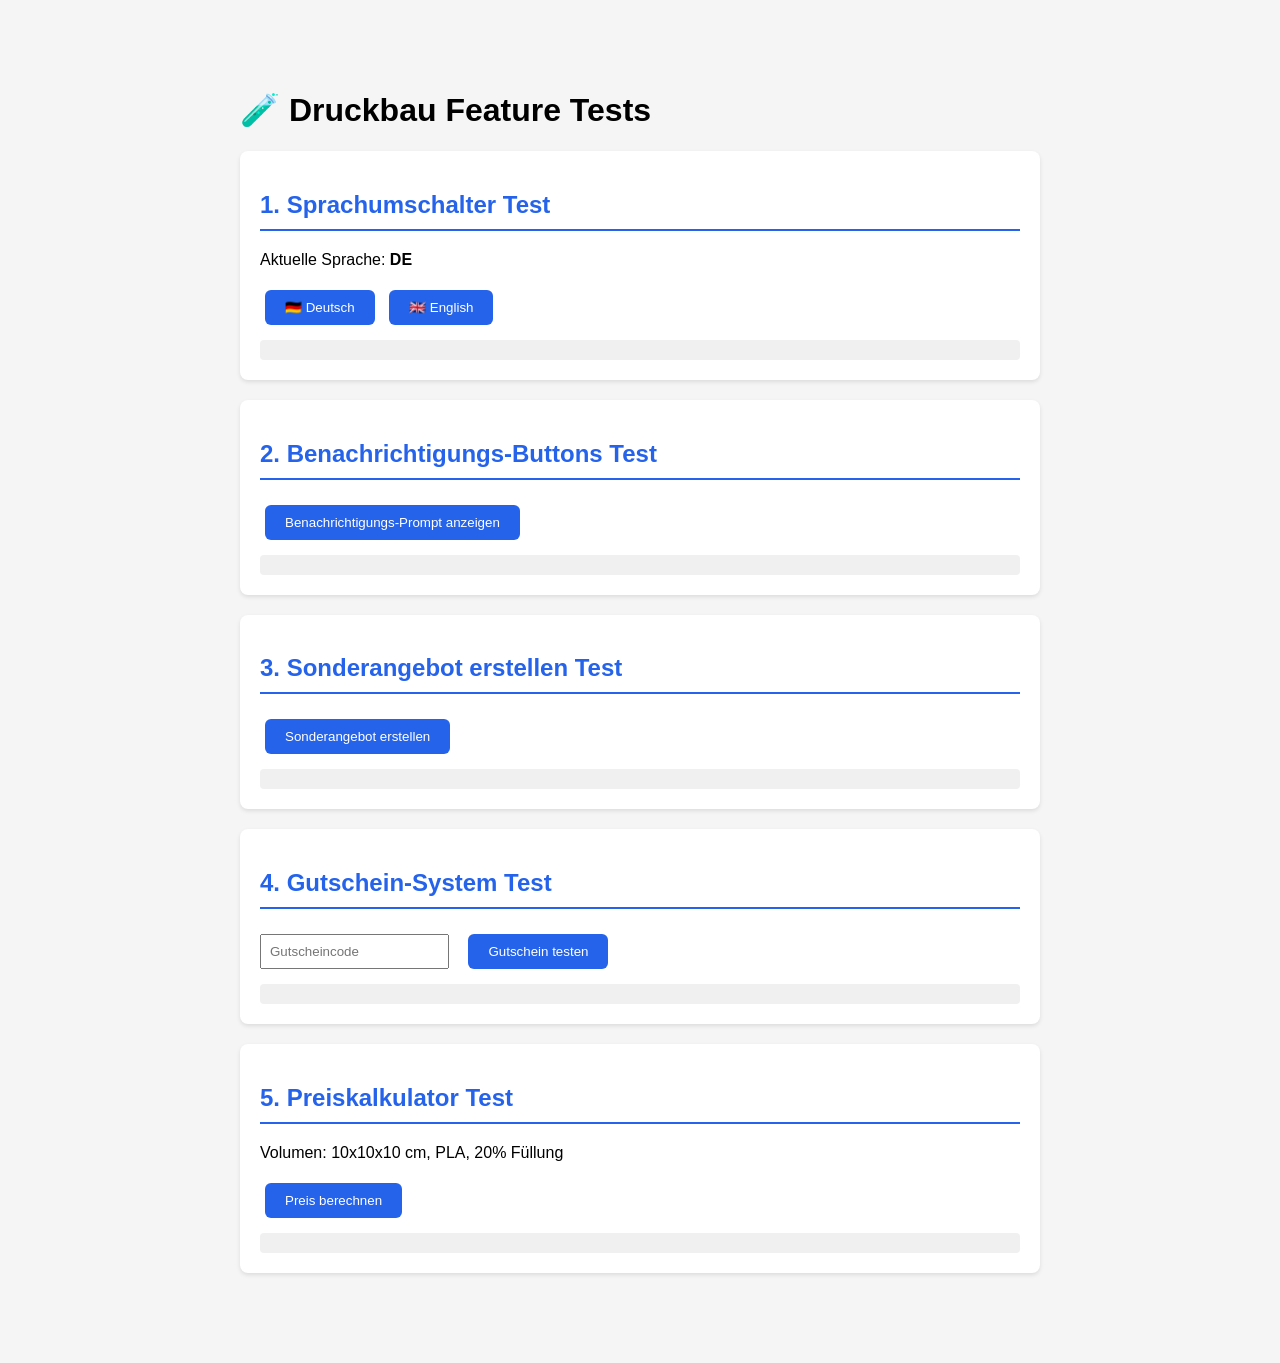
<file: test-features.html>
<!DOCTYPE html>
<html lang="de">

<head>
    <meta charset="UTF-8">
    <meta name="viewport" content="width=device-width, initial-scale=1.0">
    <title>Feature Test - Druckbau</title>
    <link rel="icon" type="image/jpeg" href="logo.jpg">
    <style>
        body {
            font-family: Arial, sans-serif;
            max-width: 800px;
            margin: 50px auto;
            padding: 20px;
            background: #f5f5f5;
        }

        .test-section {
            background: white;
            padding: 20px;
            margin: 20px 0;
            border-radius: 8px;
            box-shadow: 0 2px 4px rgba(0, 0, 0, 0.1);
        }

        h2 {
            color: #2563eb;
            border-bottom: 2px solid #2563eb;
            padding-bottom: 10px;
        }

        .status {
            display: inline-block;
            padding: 5px 10px;
            border-radius: 4px;
            font-weight: bold;
            margin-left: 10px;
        }

        .status.success {
            background: #d4edda;
            color: #155724;
        }

        .status.error {
            background: #f8d7da;
            color: #721c24;
        }

        button {
            background: #2563eb;
            color: white;
            border: none;
            padding: 10px 20px;
            border-radius: 6px;
            cursor: pointer;
            margin: 5px;
        }

        button:hover {
            background: #1d4ed8;
        }

        .result {
            margin-top: 10px;
            padding: 10px;
            background: #f0f0f0;
            border-radius: 4px;
            font-family: monospace;
        }
    </style>
</head>

<body>
    <h1>🧪 Druckbau Feature Tests</h1>

    <div class="test-section">
        <h2>1. Sprachumschalter Test</h2>
        <p>Aktuelle Sprache: <strong id="current-lang">-</strong></p>
        <button onclick="testLanguageSwitch('de')">🇩🇪 Deutsch</button>
        <button onclick="testLanguageSwitch('en')">🇬🇧 English</button>
        <div class="result" id="lang-result"></div>
    </div>

    <div class="test-section">
        <h2>2. Benachrichtigungs-Buttons Test</h2>
        <button onclick="testNotificationPrompt()">Benachrichtigungs-Prompt anzeigen</button>
        <div class="result" id="notif-result"></div>
    </div>

    <div class="test-section">
        <h2>3. Sonderangebot erstellen Test</h2>
        <button onclick="testSeasonalOffer()">Sonderangebot erstellen</button>
        <div class="result" id="offer-result"></div>
    </div>

    <div class="test-section">
        <h2>4. Gutschein-System Test</h2>
        <input type="text" id="test-coupon" placeholder="Gutscheincode" style="padding: 8px; margin-right: 10px;">
        <button onclick="testCoupon()">Gutschein testen</button>
        <div class="result" id="coupon-result"></div>
    </div>

    <div class="test-section">
        <h2>5. Preiskalkulator Test</h2>
        <p>Volumen: 10x10x10 cm, PLA, 20% Füllung</p>
        <button onclick="testCalculator()">Preis berechnen</button>
        <div class="result" id="calc-result"></div>
    </div>

    <script src="translations.js"></script>
    <script src="script.js"></script>
    <script>
        // Update current language display
        function updateLangDisplay() {
            const lang = localStorage.getItem('druckbau_language') || 'de';
            document.getElementById('current-lang').textContent = lang.toUpperCase();
        }
        updateLangDisplay();

        // Test 1: Language Switch
        function testLanguageSwitch(lang) {
            try {
                if (typeof switchLanguage === 'function') {
                    switchLanguage(lang);
                    updateLangDisplay();
                    document.getElementById('lang-result').innerHTML =
                        `<span class="status success">✓ Erfolg</span> Sprache auf ${lang.toUpperCase()} gewechselt`;
                } else {
                    document.getElementById('lang-result').innerHTML =
                        `<span class="status error">✗ Fehler</span> switchLanguage Funktion nicht gefunden`;
                }
            } catch (e) {
                document.getElementById('lang-result').innerHTML =
                    `<span class="status error">✗ Fehler</span> ${e.message}`;
            }
        }

        // Test 2: Notification Prompt
        function testNotificationPrompt() {
            try {
                if (typeof showNotificationPrompt === 'function') {
                    showNotificationPrompt();
                    document.getElementById('notif-result').innerHTML =
                        `<span class="status success">✓ Erfolg</span> Prompt angezeigt. Bitte testen Sie die Buttons.`;
                } else {
                    document.getElementById('notif-result').innerHTML =
                        `<span class="status error">✗ Fehler</span> showNotificationPrompt nicht verfügbar`;
                }
            } catch (e) {
                document.getElementById('notif-result').innerHTML =
                    `<span class="status error">✗ Fehler</span> ${e.message}`;
            }
        }

        // Test 3: Seasonal Offer
        function testSeasonalOffer() {
            try {
                if (typeof createSeasonalOffer === 'function') {
                    // Simulate the function without prompts
                    const testOffer = {
                        active: true,
                        title: "Test Angebot",
                        description: "20% Rabatt",
                        endDate: new Date(Date.now() + 7 * 24 * 60 * 60 * 1000).toISOString()
                    };
                    localStorage.setItem('druckbau_seasonal_offer', JSON.stringify(testOffer));
                    document.getElementById('offer-result').innerHTML =
                        `<span class="status success">✓ Erfolg</span> Test-Angebot erstellt: ${JSON.stringify(testOffer, null, 2)}`;
                } else {
                    document.getElementById('offer-result').innerHTML =
                        `<span class="status error">✗ Fehler</span> createSeasonalOffer nicht verfügbar`;
                }
            } catch (e) {
                document.getElementById('offer-result').innerHTML =
                    `<span class="status error">✗ Fehler</span> ${e.message}`;
            }
        }

        // Test 4: Coupon System
        function testCoupon() {
            const code = document.getElementById('test-coupon').value.trim().toUpperCase();
            try {
                const coupons = {
                    'NEUKUNDE10': { type: 'percentage', value: 10, expiry: '2026-12-31' },
                    'SOMMER2026': { type: 'fixed', value: 5, expiry: '2026-08-31' },
                    'TREUE15': { type: 'percentage', value: 15, expiry: '2026-12-31' },
                    'WELCOME5': { type: 'fixed', value: 5, expiry: '2026-12-31' }
                };

                if (coupons[code]) {
                    const coupon = coupons[code];
                    const today = new Date();
                    const expiry = new Date(coupon.expiry);

                    if (today > expiry) {
                        document.getElementById('coupon-result').innerHTML =
                            `<span class="status error">✗ Abgelaufen</span> Code: ${code}`;
                    } else {
                        const discount = coupon.type === 'percentage' ? `${coupon.value}%` : `${coupon.value}€`;
                        document.getElementById('coupon-result').innerHTML =
                            `<span class="status success">✓ Gültig</span> Code: ${code}, Rabatt: ${discount}, Gültig bis: ${coupon.expiry}`;
                    }
                } else {
                    document.getElementById('coupon-result').innerHTML =
                        `<span class="status error">✗ Ungültig</span> Code "${code}" nicht gefunden`;
                }
            } catch (e) {
                document.getElementById('coupon-result').innerHTML =
                    `<span class="status error">✗ Fehler</span> ${e.message}`;
            }
        }

        // Test 5: Price Calculator
        function testCalculator() {
            try {
                if (typeof estimatePrintTime === 'function') {
                    const volume = 10 * 10 * 10; // 1000 cm³
                    const infill = 20;
                    const materialCost = 0.02; // PLA
                    const infillFactor = 1 + (infill / 100);
                    const baseCost = volume * materialCost * infillFactor;
                    const totalPrice = baseCost + 2.50;
                    const printTime = estimatePrintTime(volume, infill);

                    document.getElementById('calc-result').innerHTML =
                        `<span class="status success">✓ Erfolg</span><br>
                        Geschätzter Preis: ${totalPrice.toFixed(2)}€<br>
                        Druckzeit: ${printTime.toFixed(1)} Stunden`;
                } else {
                    document.getElementById('calc-result').innerHTML =
                        `<span class="status error">✗ Fehler</span> estimatePrintTime nicht verfügbar`;
                }
            } catch (e) {
                document.getElementById('calc-result').innerHTML =
                    `<span class="status error">✗ Fehler</span> ${e.message}`;
            }
        }
    </script>
</body>

</html>
</file>
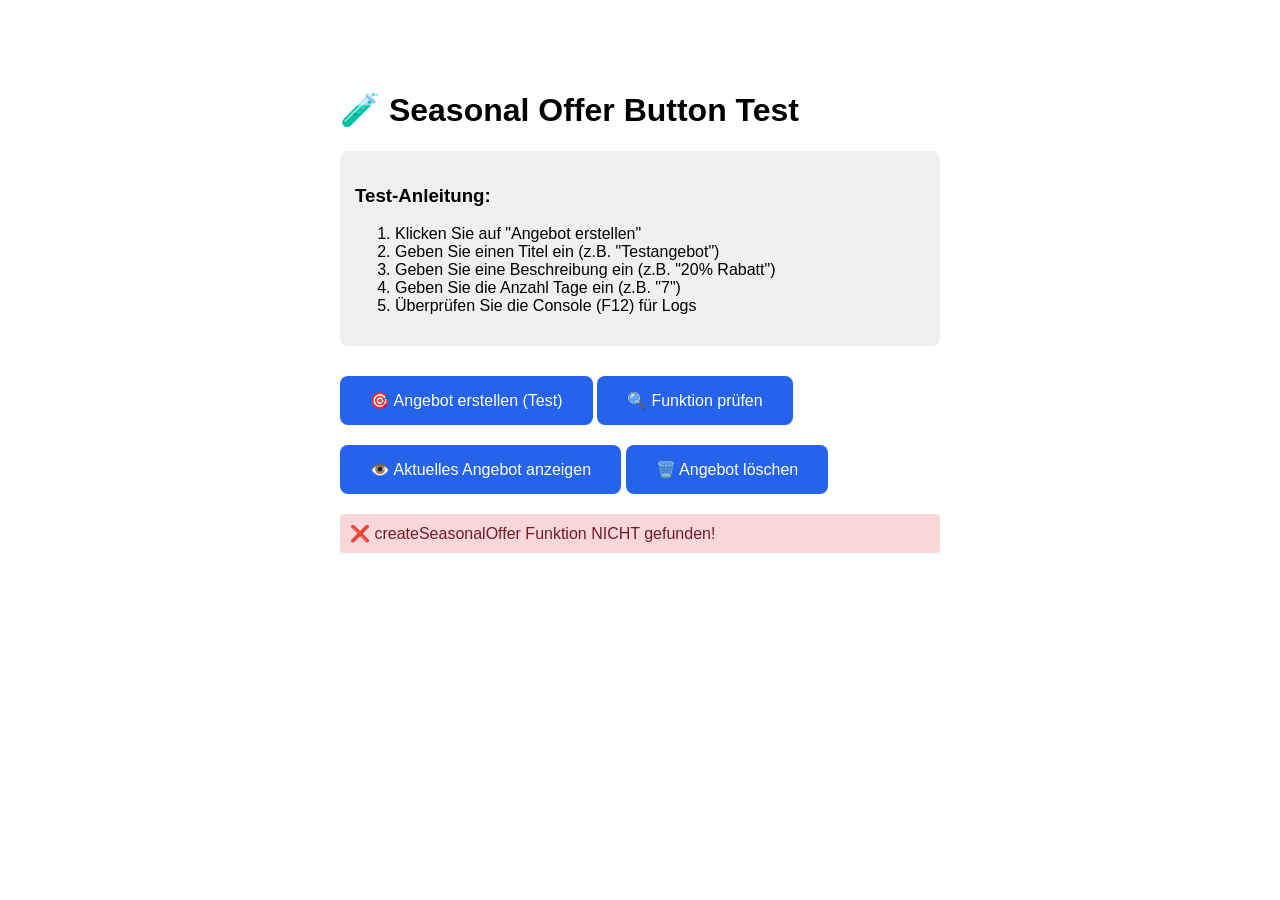
<file: test-seasonal-offer.html>
<!DOCTYPE html>
<html lang="de">

<head>
    <meta charset="UTF-8">
    <title>Seasonal Offer Button Test</title>
    <link rel="icon" type="image/jpeg" href="logo.jpg">
    <style>
        body {
            font-family: Arial, sans-serif;
            max-width: 600px;
            margin: 50px auto;
            padding: 20px;
        }

        button {
            background: #2563eb;
            color: white;
            border: none;
            padding: 15px 30px;
            font-size: 16px;
            border-radius: 8px;
            cursor: pointer;
            margin: 10px 0;
        }

        button:hover {
            background: #1d4ed8;
        }

        .info {
            background: #f0f0f0;
            padding: 15px;
            border-radius: 8px;
            margin: 20px 0;
        }

        .success {
            background: #d4edda;
            color: #155724;
            padding: 10px;
            border-radius: 4px;
            margin: 10px 0;
        }

        .error {
            background: #f8d7da;
            color: #721c24;
            padding: 10px;
            border-radius: 4px;
            margin: 10px 0;
        }

        pre {
            background: #2d2d2d;
            color: #f8f8f2;
            padding: 15px;
            border-radius: 8px;
            overflow-x: auto;
        }
    </style>
</head>

<body>
    <h1>🧪 Seasonal Offer Button Test</h1>

    <div class="info">
        <h3>Test-Anleitung:</h3>
        <ol>
            <li>Klicken Sie auf "Angebot erstellen"</li>
            <li>Geben Sie einen Titel ein (z.B. "Testangebot")</li>
            <li>Geben Sie eine Beschreibung ein (z.B. "20% Rabatt")</li>
            <li>Geben Sie die Anzahl Tage ein (z.B. "7")</li>
            <li>Überprüfen Sie die Console (F12) für Logs</li>
        </ol>
    </div>

    <button onclick="testCreateOffer()">🎯 Angebot erstellen (Test)</button>
    <button onclick="checkIfFunctionExists()">🔍 Funktion prüfen</button>
    <button onclick="viewCurrentOffer()">👁️ Aktuelles Angebot anzeigen</button>
    <button onclick="clearOffer()">🗑️ Angebot löschen</button>

    <div id="result"></div>

    <script src="script.js"></script>
    <script>
        function checkIfFunctionExists() {
            const result = document.getElementById('result');
            if (typeof createSeasonalOffer === 'function') {
                result.innerHTML = '<div class="success">✅ createSeasonalOffer Funktion existiert!</div>';
                console.log('Function exists:', createSeasonalOffer);
            } else {
                result.innerHTML = '<div class="error">❌ createSeasonalOffer Funktion NICHT gefunden!</div>';
                console.error('Function not found in window:', window.createSeasonalOffer);
            }
        }

        function testCreateOffer() {
            const result = document.getElementById('result');

            if (typeof createSeasonalOffer !== 'function') {
                result.innerHTML = '<div class="error">❌ Funktion nicht verfügbar!</div>';
                return;
            }

            try {
                console.log('Calling createSeasonalOffer...');
                createSeasonalOffer();
            } catch (error) {
                result.innerHTML = `<div class="error">❌ Fehler: ${error.message}</div>`;
                console.error('Error:', error);
            }
        }

        function viewCurrentOffer() {
            const result = document.getElementById('result');
            const offerData = localStorage.getItem('druckbau_seasonal_offer');

            if (offerData) {
                const offer = JSON.parse(offerData);
                const endDate = new Date(offer.endDate);
                const now = new Date();
                const timeLeft = endDate - now;
                const daysLeft = Math.floor(timeLeft / (1000 * 60 * 60 * 24));

                result.innerHTML = `
                    <div class="success">
                        <h3>✅ Aktuelles Angebot:</h3>
                        <pre>${JSON.stringify(offer, null, 2)}</pre>
                        <p><strong>Verbleibende Zeit:</strong> ${daysLeft} Tage</p>
                        <p><strong>Status:</strong> ${offer.active ? 'Aktiv' : 'Inaktiv'}</p>
                    </div>
                `;
            } else {
                result.innerHTML = '<div class="info">ℹ️ Kein Angebot vorhanden</div>';
            }
        }

        function clearOffer() {
            localStorage.removeItem('druckbau_seasonal_offer');
            document.getElementById('result').innerHTML = '<div class="success">✅ Angebot gelöscht!</div>';
            console.log('Offer cleared from localStorage');
        }

        // Auto-check on load
        window.addEventListener('load', () => {
            checkIfFunctionExists();
        });
    </script>
</body>

</html>
</file>
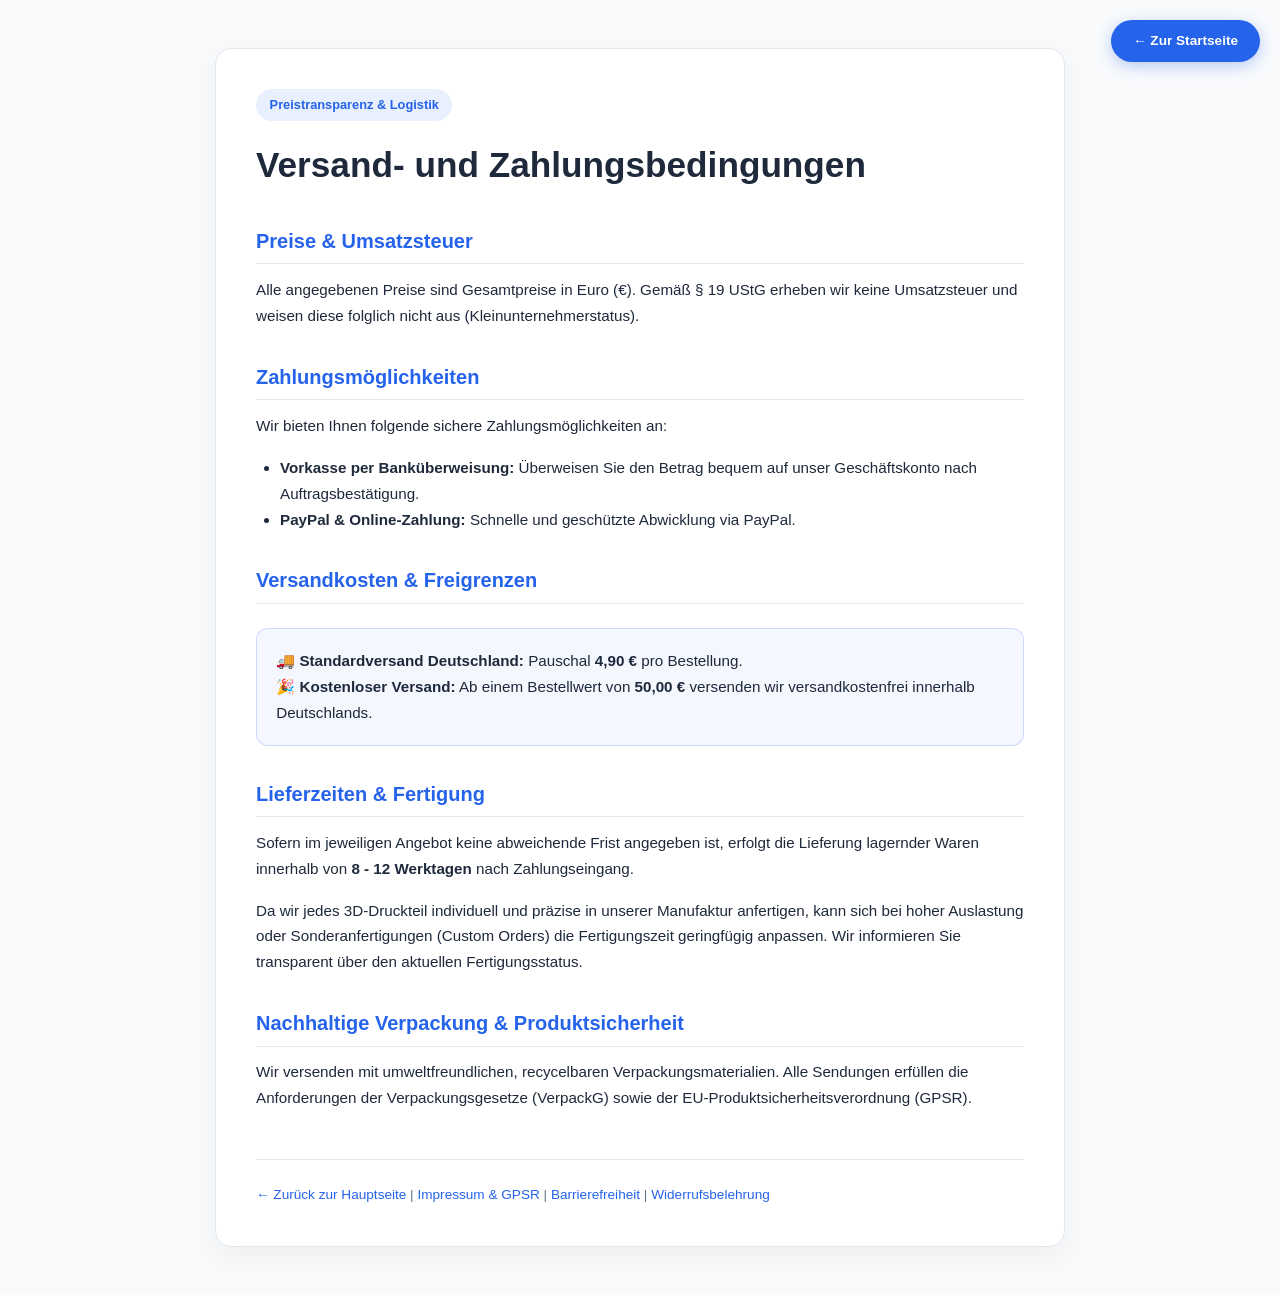
<file: versand.html>
<!DOCTYPE html>
<html lang="de">

<head>
    <meta charset="UTF-8">
    <meta name="viewport" content="width=device-width, initial-scale=1.0">
    <title>Druckbau - Versand & Zahlung</title>
    <link rel="icon" type="image/jpeg" href="logo.jpg">
    <link rel="preconnect" href="https://fonts.googleapis.com">
    <link rel="preconnect" href="https://fonts.gstatic.com" crossorigin>
    <link href="https://fonts.googleapis.com/css2?family=Inter:wght@300;400;500;600;700&display=swap" rel="stylesheet">
    <link rel="stylesheet" href="style.css">
    <!-- Security Headers -->
    <meta http-equiv="Content-Security-Policy"
        content="default-src 'self'; script-src 'self' 'unsafe-inline' https://fonts.googleapis.com https://cdn.jsdelivr.net; style-src 'self' 'unsafe-inline' https://fonts.googleapis.com; font-src 'self' https://fonts.gstatic.com; img-src 'self' data:; connect-src 'self'; upgrade-insecure-requests; frame-ancestors 'none';">
    <meta name="referrer" content="no-referrer-when-downgrade">
    <meta http-equiv="X-Content-Type-Options" content="nosniff">
    <meta http-equiv="X-Frame-Options" content="DENY">
    <meta http-equiv="Permissions-Policy" content="camera=(), microphone=(), geolocation=(), payment=()">
    <style>
        :root {
            --legal-bg: #f8fafc;
            --legal-card: #ffffff;
            --legal-text: #1e293b;
            --legal-muted: #64748b;
            --legal-border: #e2e8f0;
            --legal-primary: #2563eb;
        }

        [data-theme="dark"] {
            --legal-bg: #0f172a;
            --legal-card: #1e293b;
            --legal-text: #f8fafc;
            --legal-muted: #94a3b8;
            --legal-border: #334155;
            --legal-primary: #3b82f6;
        }

        body {
            background-color: var(--legal-bg);
            color: var(--legal-text);
            font-family: 'Inter', sans-serif;
            margin: 0;
            padding: 0;
        }

        .legal-container {
            max-width: 850px;
            margin: 3rem auto;
            padding: 2.5rem;
            background: var(--legal-card);
            border-radius: 16px;
            box-shadow: 0 10px 30px rgba(0, 0, 0, 0.05);
            border: 1px solid var(--legal-border);
        }

        .legal-badge {
            display: inline-block;
            padding: 0.35rem 0.85rem;
            background: rgba(37, 99, 235, 0.1);
            color: var(--legal-primary);
            border-radius: 50px;
            font-size: 0.8rem;
            font-weight: 600;
            margin-bottom: 1rem;
        }

        h1 {
            color: var(--legal-text);
            font-size: 2.2rem;
            margin-bottom: 1.5rem;
            font-weight: 800;
        }

        h2 {
            color: var(--legal-primary);
            font-size: 1.25rem;
            margin-top: 2rem;
            margin-bottom: 0.8rem;
            font-weight: 700;
            border-bottom: 1px solid var(--legal-border);
            padding-bottom: 0.4rem;
        }

        p, ul {
            color: var(--legal-text);
            line-height: 1.7;
            font-size: 0.95rem;
            margin-bottom: 1rem;
        }

        ul {
            padding-left: 1.5rem;
        }

        .highlight-card {
            background: rgba(37, 99, 235, 0.05);
            border: 1px solid rgba(37, 99, 235, 0.2);
            padding: 1.2rem;
            border-radius: 12px;
            margin: 1.5rem 0;
        }

        .back-home-fixed {
            position: fixed;
            top: 20px;
            right: 20px;
            background: var(--legal-primary);
            color: white;
            padding: 10px 22px;
            border-radius: 50px;
            text-decoration: none;
            font-weight: 600;
            box-shadow: 0 4px 15px rgba(37, 99, 235, 0.3);
            z-index: 1000;
            font-size: 0.85rem;
            transition: all 0.2s ease;
        }

        .back-home-fixed:hover {
            transform: translateY(-2px);
            box-shadow: 0 6px 20px rgba(37, 99, 235, 0.4);
        }

        a {
            color: var(--legal-primary);
            text-decoration: none;
        }
        a:hover {
            text-decoration: underline;
        }

        .footer-note {
            margin-top: 3rem;
            padding-top: 1.5rem;
            border-top: 1px solid var(--legal-border);
            font-size: 0.85rem;
            color: var(--legal-muted);
        }
    </style>
</head>

<body>
    <a href="index.html" class="back-home-fixed">← Zur Startseite</a>

    <main>
        <div class="legal-container">
            <div class="legal-badge">Preistransparenz & Logistik</div>
            <h1>Versand- und Zahlungsbedingungen</h1>

            <h2>Preise & Umsatzsteuer</h2>
            <p>
                Alle angegebenen Preise sind Gesamtpreise in Euro (€). Gemäß § 19 UStG erheben wir keine Umsatzsteuer und weisen diese folglich nicht aus (Kleinunternehmerstatus).
            </p>

            <h2>Zahlungsmöglichkeiten</h2>
            <p>Wir bieten Ihnen folgende sichere Zahlungsmöglichkeiten an:</p>
            <ul>
                <li><strong>Vorkasse per Banküberweisung:</strong> Überweisen Sie den Betrag bequem auf unser Geschäftskonto nach Auftragsbestätigung.</li>
                <li><strong>PayPal & Online-Zahlung:</strong> Schnelle und geschützte Abwicklung via PayPal.</li>
            </ul>

            <h2>Versandkosten & Freigrenzen</h2>
            <div class="highlight-card">
                <p style="margin:0;">
                    🚚 <strong>Standardversand Deutschland:</strong> Pauschal <strong>4,90 €</strong> pro Bestellung.<br>
                    🎉 <strong>Kostenloser Versand:</strong> Ab einem Bestellwert von <strong>50,00 €</strong> versenden wir versandkostenfrei innerhalb Deutschlands.
                </p>
            </div>

            <h2>Lieferzeiten & Fertigung</h2>
            <p>
                Sofern im jeweiligen Angebot keine abweichende Frist angegeben ist, erfolgt die Lieferung lagernder Waren innerhalb von <strong>8 - 12 Werktagen</strong> nach Zahlungseingang.
            </p>
            <p>
                Da wir jedes 3D-Druckteil individuell und präzise in unserer Manufaktur anfertigen, kann sich bei hoher Auslastung oder Sonderanfertigungen (Custom Orders) die Fertigungszeit geringfügig anpassen. Wir informieren Sie transparent über den aktuellen Fertigungsstatus.
            </p>

            <h2>Nachhaltige Verpackung & Produktsicherheit</h2>
            <p>
                Wir versenden mit umweltfreundlichen, recycelbaren Verpackungsmaterialien. Alle Sendungen erfüllen die Anforderungen der Verpackungsgesetze (VerpackG) sowie der EU-Produktsicherheitsverordnung (GPSR).
            </p>

            <div class="footer-note">
                <a href="index.html">← Zurück zur Hauptseite</a> | <a href="impressum.html">Impressum & GPSR</a> | <a href="barrierefreiheit.html">Barrierefreiheit</a> | <a href="widerruf.html">Widerrufsbelehrung</a>
            </div>
        </div>
    </main>
</body>

</html>
</file>
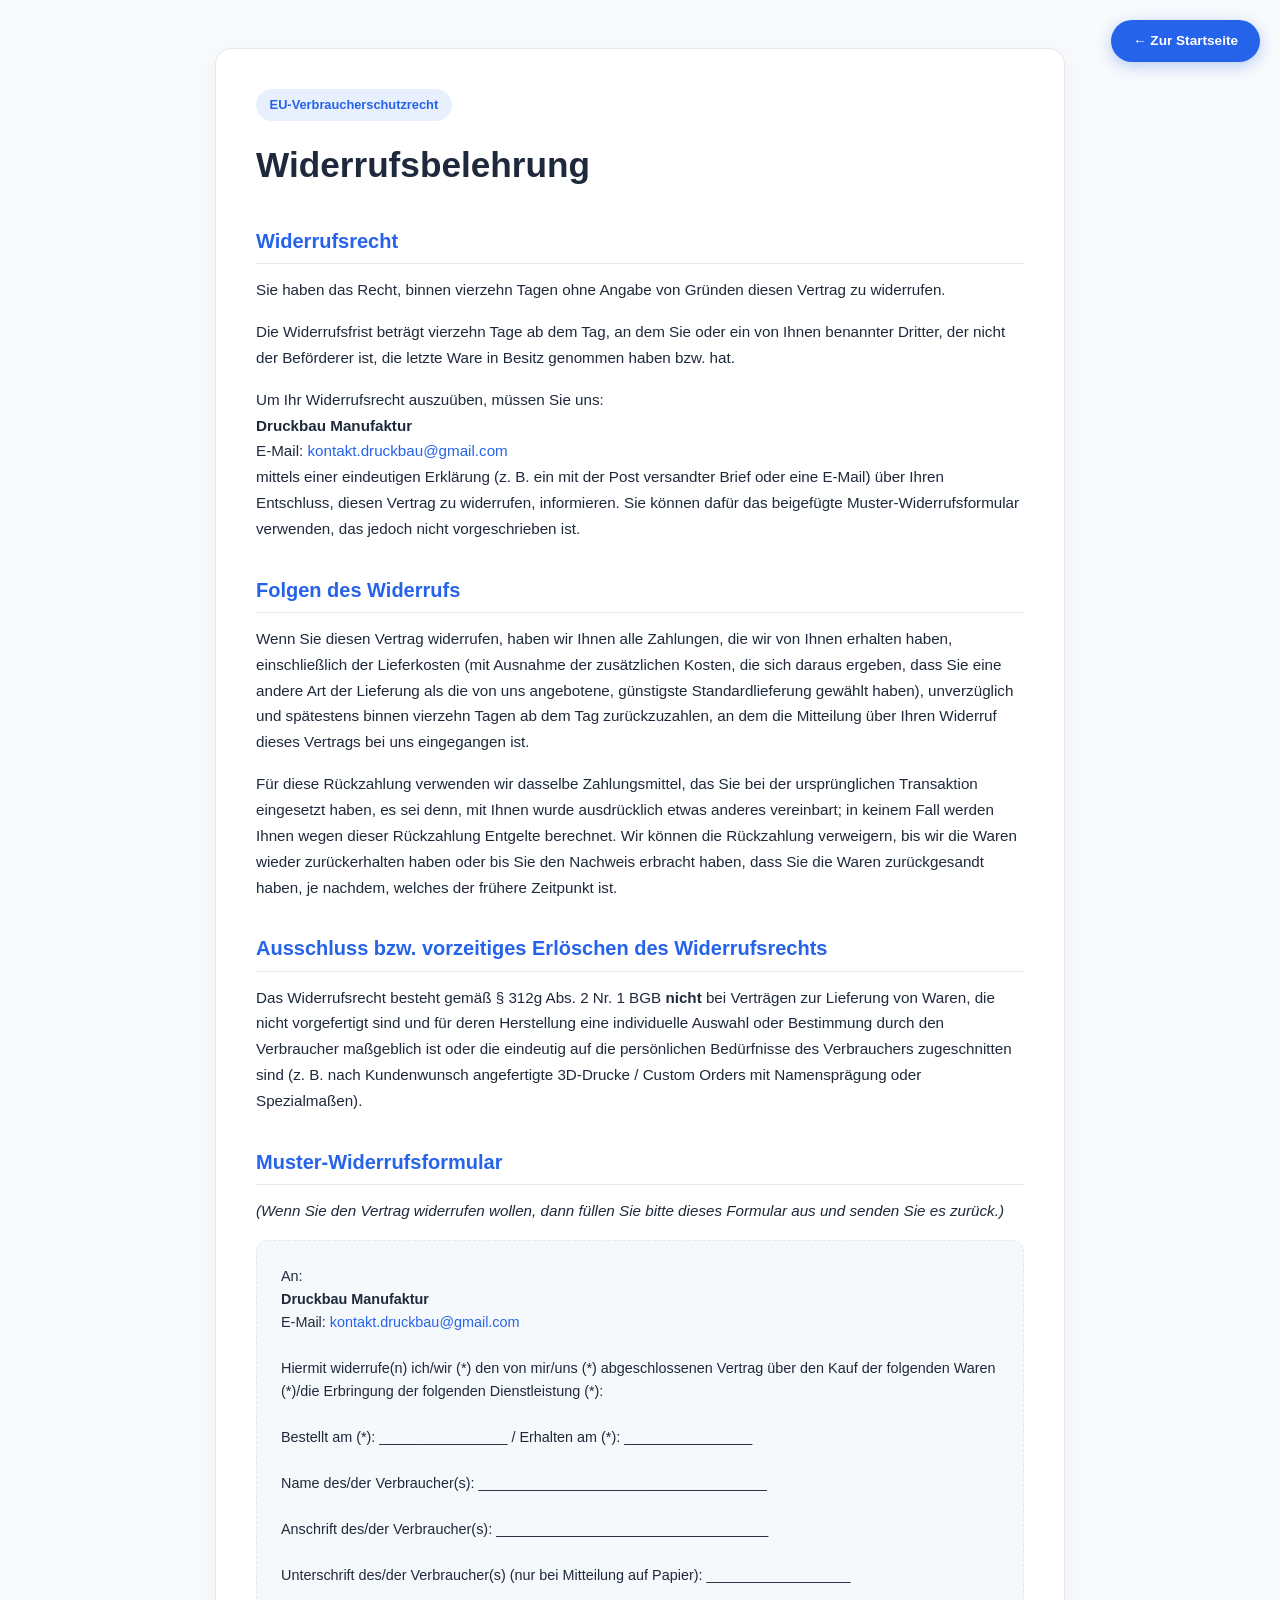
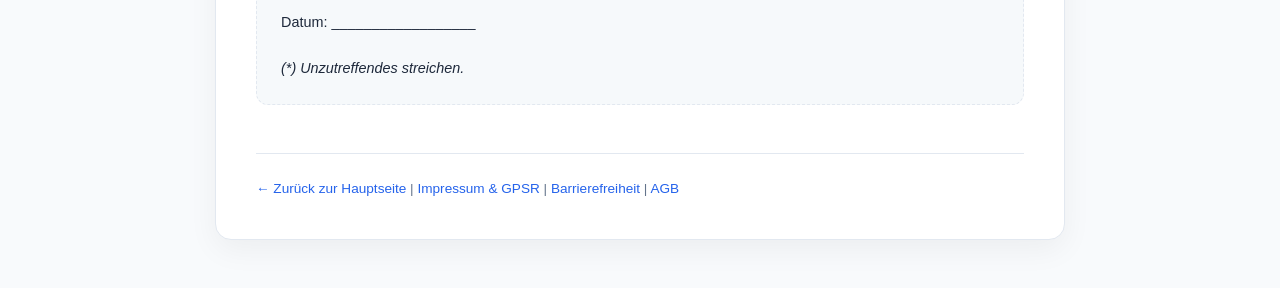
<file: widerruf.html>
<!DOCTYPE html>
<html lang="de">

<head>
    <meta charset="UTF-8">
    <meta name="viewport" content="width=device-width, initial-scale=1.0">
    <title>Druckbau - Widerrufsbelehrung & Muster-Widerrufsformular</title>
    <link rel="icon" type="image/jpeg" href="logo.jpg">
    <link rel="preconnect" href="https://fonts.googleapis.com">
    <link rel="preconnect" href="https://fonts.gstatic.com" crossorigin>
    <link href="https://fonts.googleapis.com/css2?family=Inter:wght@300;400;500;600;700&display=swap" rel="stylesheet">
    <link rel="stylesheet" href="style.css">
    <!-- Security Headers -->
    <meta http-equiv="Content-Security-Policy"
        content="default-src 'self'; script-src 'self' 'unsafe-inline' https://fonts.googleapis.com https://cdn.jsdelivr.net; style-src 'self' 'unsafe-inline' https://fonts.googleapis.com; font-src 'self' https://fonts.gstatic.com; img-src 'self' data:; connect-src 'self'; upgrade-insecure-requests; frame-ancestors 'none';">
    <meta name="referrer" content="no-referrer-when-downgrade">
    <meta http-equiv="X-Content-Type-Options" content="nosniff">
    <meta http-equiv="X-Frame-Options" content="DENY">
    <meta http-equiv="Permissions-Policy" content="camera=(), microphone=(), geolocation=(), payment=()">
    <script src="legal-data.js"></script>
    <style>
        :root {
            --legal-bg: #f8fafc;
            --legal-card: #ffffff;
            --legal-text: #1e293b;
            --legal-muted: #64748b;
            --legal-border: #e2e8f0;
            --legal-primary: #2563eb;
        }

        [data-theme="dark"] {
            --legal-bg: #0f172a;
            --legal-card: #1e293b;
            --legal-text: #f8fafc;
            --legal-muted: #94a3b8;
            --legal-border: #334155;
            --legal-primary: #3b82f6;
        }

        body {
            background-color: var(--legal-bg);
            color: var(--legal-text);
            font-family: 'Inter', sans-serif;
            margin: 0;
            padding: 0;
        }

        .legal-container {
            max-width: 850px;
            margin: 3rem auto;
            padding: 2.5rem;
            background: var(--legal-card);
            border-radius: 16px;
            box-shadow: 0 10px 30px rgba(0, 0, 0, 0.05);
            border: 1px solid var(--legal-border);
        }

        .legal-badge {
            display: inline-block;
            padding: 0.35rem 0.85rem;
            background: rgba(37, 99, 235, 0.1);
            color: var(--legal-primary);
            border-radius: 50px;
            font-size: 0.8rem;
            font-weight: 600;
            margin-bottom: 1rem;
        }

        h1 {
            color: var(--legal-text);
            font-size: 2.2rem;
            margin-bottom: 1.5rem;
            font-weight: 800;
        }

        h2 {
            color: var(--legal-primary);
            font-size: 1.25rem;
            margin-top: 2rem;
            margin-bottom: 0.8rem;
            font-weight: 700;
            border-bottom: 1px solid var(--legal-border);
            padding-bottom: 0.4rem;
        }

        p, ul {
            color: var(--legal-text);
            line-height: 1.7;
            font-size: 0.95rem;
            margin-bottom: 1rem;
        }

        .form-box {
            background: rgba(241, 245, 249, 0.6);
            border: 1px dashed var(--legal-border);
            padding: 1.5rem;
            border-radius: 12px;
            margin-top: 1rem;
            font-size: 0.9rem;
            line-height: 1.6;
        }

        [data-theme="dark"] .form-box {
            background: rgba(15, 23, 42, 0.4);
        }

        .back-home-fixed {
            position: fixed;
            top: 20px;
            right: 20px;
            background: var(--legal-primary);
            color: white;
            padding: 10px 22px;
            border-radius: 50px;
            text-decoration: none;
            font-weight: 600;
            box-shadow: 0 4px 15px rgba(37, 99, 235, 0.3);
            z-index: 1000;
            font-size: 0.85rem;
            transition: all 0.2s ease;
        }

        .back-home-fixed:hover {
            transform: translateY(-2px);
            box-shadow: 0 6px 20px rgba(37, 99, 235, 0.4);
        }

        a {
            color: var(--legal-primary);
            text-decoration: none;
        }
        a:hover {
            text-decoration: underline;
        }

        .footer-note {
            margin-top: 3rem;
            padding-top: 1.5rem;
            border-top: 1px solid var(--legal-border);
            font-size: 0.85rem;
            color: var(--legal-muted);
        }
    </style>
</head>

<body>
    <a href="index.html" class="back-home-fixed">← Zur Startseite</a>

    <main>
        <div class="legal-container">
            <div class="legal-badge">EU-Verbraucherschutzrecht</div>
            <h1>Widerrufsbelehrung</h1>

            <h2>Widerrufsrecht</h2>
            <p>
                Sie haben das Recht, binnen vierzehn Tagen ohne Angabe von Gründen diesen Vertrag zu widerrufen.
            </p>
            <p>
                Die Widerrufsfrist beträgt vierzehn Tage ab dem Tag, an dem Sie oder ein von Ihnen benannter Dritter, der nicht der Beförderer ist, die letzte Ware in Besitz genommen haben bzw. hat.
            </p>
            <p>
                Um Ihr Widerrufsrecht auszuüben, müssen Sie uns:<br>
                <strong><span data-legal="company-name">Druckbau Manufaktur</span></strong><br>
                E-Mail: <a href="mailto:kontakt.druckbau@gmail.com" data-legal-mailto="email">kontakt.druckbau@gmail.com</a><br>
                mittels einer eindeutigen Erklärung (z. B. ein mit der Post versandter Brief oder eine E-Mail) über Ihren Entschluss, diesen Vertrag zu widerrufen, informieren. Sie können dafür das beigefügte Muster-Widerrufsformular verwenden, das jedoch nicht vorgeschrieben ist.
            </p>

            <h2>Folgen des Widerrufs</h2>
            <p>
                Wenn Sie diesen Vertrag widerrufen, haben wir Ihnen alle Zahlungen, die wir von Ihnen erhalten haben, einschließlich der Lieferkosten (mit Ausnahme der zusätzlichen Kosten, die sich daraus ergeben, dass Sie eine andere Art der Lieferung als die von uns angebotene, günstigste Standardlieferung gewählt haben), unverzüglich und spätestens binnen vierzehn Tagen ab dem Tag zurückzuzahlen, an dem die Mitteilung über Ihren Widerruf dieses Vertrags bei uns eingegangen ist.
            </p>
            <p>
                Für diese Rückzahlung verwenden wir dasselbe Zahlungsmittel, das Sie bei der ursprünglichen Transaktion eingesetzt haben, es sei denn, mit Ihnen wurde ausdrücklich etwas anderes vereinbart; in keinem Fall werden Ihnen wegen dieser Rückzahlung Entgelte berechnet. Wir können die Rückzahlung verweigern, bis wir die Waren wieder zurückerhalten haben oder bis Sie den Nachweis erbracht haben, dass Sie die Waren zurückgesandt haben, je nachdem, welches der frühere Zeitpunkt ist.
            </p>

            <h2>Ausschluss bzw. vorzeitiges Erlöschen des Widerrufsrechts</h2>
            <p>
                Das Widerrufsrecht besteht gemäß § 312g Abs. 2 Nr. 1 BGB <strong>nicht</strong> bei Verträgen zur Lieferung von Waren, die nicht vorgefertigt sind und für deren Herstellung eine individuelle Auswahl oder Bestimmung durch den Verbraucher maßgeblich ist oder die eindeutig auf die persönlichen Bedürfnisse des Verbrauchers zugeschnitten sind (z. B. nach Kundenwunsch angefertigte 3D-Drucke / Custom Orders mit Namensprägung oder Spezialmaßen).
            </p>

            <h2>Muster-Widerrufsformular</h2>
            <p><em>(Wenn Sie den Vertrag widerrufen wollen, dann füllen Sie bitte dieses Formular aus und senden Sie es zurück.)</em></p>
            
            <div class="form-box">
                An:<br>
                <strong><span data-legal="company-name">Druckbau Manufaktur</span></strong><br>
                E-Mail: <a href="mailto:kontakt.druckbau@gmail.com" data-legal-mailto="email">kontakt.druckbau@gmail.com</a><br><br>
                Hiermit widerrufe(n) ich/wir (*) den von mir/uns (*) abgeschlossenen Vertrag über den Kauf der folgenden Waren (*)/die Erbringung der folgenden Dienstleistung (*):<br><br>
                Bestellt am (*): ________________ / Erhalten am (*): ________________<br><br>
                Name des/der Verbraucher(s): ____________________________________<br><br>
                Anschrift des/der Verbraucher(s): __________________________________<br><br>
                Unterschrift des/der Verbraucher(s) (nur bei Mitteilung auf Papier): __________________<br><br>
                Datum: __________________<br><br>
                <em>(*) Unzutreffendes streichen.</em>
            </div>

            <div class="footer-note">
                <a href="index.html">← Zurück zur Hauptseite</a> | <a href="impressum.html">Impressum & GPSR</a> | <a href="barrierefreiheit.html">Barrierefreiheit</a> | <a href="agb.html">AGB</a>
            </div>
        </div>
    </main>
</body>

</html>
</file>
<file: style.css>
:root {
    --primary-blue: #2563eb;
    --primary-dark: #1d4ed8;
    --white: #ffffff;
    --bg-light: #f8fafc;
    --bg-white: #ffffff; --bg-card: #ffffff;
    --text-dark: #1e293b;
    --text-light: #64748b;
    --border-color: #e2e8f0;
    --success-color: #10b981;
    --error-color: #ef4444;
    --warning-color: #f59e0b;
    --info-color: #3b82f6;
    --card-shadow: 0 4px 6px -1px rgb(0 0 0 / 0.1);
    --nav-bg: rgba(255, 255, 255, 0.9);
    --accent-blue: #e7f1ff;
    --shadow: 0 4px 6px rgba(0, 0, 0, 0.1);
    --transition: all 0.3s cubic-bezier(0.4, 0, 0.2, 1);
}

[data-theme="dark"] {
    --bg-light: #0f172a;
    --bg-white: #1e293b; --bg-card: #1e293b;
    --text-dark: #f8fafc;
    --text-light: #cbd5e1;
    --border-color: #334155;
    --card-shadow: 0 4px 6px -1px rgb(0 0 0 / 0.5);
    --nav-bg: rgba(15, 23, 42, 0.9);
}

* {
    margin: 0;
    padding: 0;
    box-sizing: border-box;
    font-family: 'Segoe UI', 'Inter', sans-serif;
    transition: background-color 0.3s ease, color 0.3s ease, border-color 0.3s ease;
}

body {
    background-color: var(--bg-light);
    color: var(--text-dark);
    display: flex;
    flex-direction: column;
    min-height: 100vh;
    line-height: 1.6;
}

/* Navbar */
nav {
    background-color: var(--nav-bg);
    padding: 0.5rem 5%;
    display: flex;
    justify-content: space-between;
    align-items: center;
    box-shadow: var(--shadow);
    position: sticky;
    top: 0;
    z-index: 1000;
    backdrop-filter: blur(10px);
    border-bottom: 1px solid var(--border-color);
}

.nav-left {
    display: flex;
    align-items: center;
    gap: 1rem;
}

.logo {
    height: 80px;
    width: auto;
}

.nav-links {
    display: flex;
    gap: 2rem;
    list-style: none;
}

.nav-links li a {
    text-decoration: none;
    color: var(--text-dark);
    font-weight: 500;
    font-size: 1rem;
    display: block;
    padding: 0.5rem 0.2rem;
    transition: var(--transition);
}

.nav-links li a:hover,
.nav-links li a.active {
    color: var(--primary-blue);
}

.cart-icon-container {
    position: relative;
    cursor: pointer;
}

.cart-icon-container svg {
    width: 24px;
    height: 24px;
    color: var(--text-dark);
    transition: var(--transition);
}

.cart-icon-container:hover svg {
    color: var(--primary-blue);
}

.cart-count {
    position: absolute;
    top: -8px;
    right: -8px;
    background-color: var(--primary-blue);
    color: var(--white);
    font-size: 0.75rem;
    width: 18px;
    height: 18px;
    border-radius: 50%;
    display: flex;
    justify-content: center;
    align-items: center;
}

.wishlist-icon-container {
    position: relative;
    cursor: pointer;
    margin-right: 0.5rem;
}

.wishlist-icon-container svg {
    width: 24px;
    height: 24px;
    color: var(--text-dark);
    transition: var(--transition);
}

.wishlist-icon-container:hover svg {
    color: #ff4757;
}

.wishlist-count {
    position: absolute;
    top: -8px;
    right: -8px;
    background-color: #ff4757;
    color: var(--white);
    font-size: 0.75rem;
    width: 18px;
    height: 18px;
    border-radius: 50%;
    display: flex;
    justify-content: center;
    align-items: center;
}

/* Dropdown Menu Styles */
.dropdown {
    position: relative;
}

.dropdown-toggle {
    display: flex;
    align-items: center;
    gap: 0.3rem;
    cursor: pointer;
}

.arrow {
    font-size: 0.7rem;
    transition: transform 0.3s ease;
}

.dropdown:hover .arrow {
    transform: rotate(180deg);
}

.dropdown-menu {
    position: absolute;
    top: calc(100% - 5px);
    left: 50%;
    transform: translateX(-50%) translateY(10px);
    background-color: var(--nav-bg);
    min-width: 220px;
    box-shadow: var(--shadow);
    border: 1px solid var(--border-color);
    border-radius: 8px;
    list-style: none;
    padding: 0.5rem 0;
    opacity: 0;
    visibility: hidden;
    transition: var(--transition);
    backdrop-filter: blur(10px);
    z-index: 1001;
}

/* Bridge the gap between link and menu */
.dropdown::after {
    content: '';
    position: absolute;
    top: 100%;
    left: 0;
    width: 100%;
    height: 15px;
    background: transparent;
    display: none;
}

.dropdown:hover::after {
    display: block;
}

.dropdown:hover .dropdown-menu,
.dropdown.show .dropdown-menu {
    opacity: 1;
    visibility: visible;
    transform: translateX(-50%) translateY(0);
}

.dropdown.show .arrow {
    transform: rotate(180deg);
}

.dropdown-menu li {
    width: 100%;
}

.dropdown-menu li a {
    display: block;
    padding: 0.8rem 1.5rem;
    width: 100%;
    color: var(--text-dark);
}

.dropdown-menu li a:hover {
    background-color: var(--accent-blue);
    color: var(--primary-blue);
}

[data-theme="dark"] .dropdown-menu {
    background-color: var(--nav-bg);
}

/* Sections */
main {
    flex: 1;
}

section {
    display: none;
    padding: 2rem 5%;
    animation: fadeIn 0.5s ease;
}

section.active {
    display: block;
}

@keyframes fadeIn {
    from {
        opacity: 0;
        transform: translateY(10px);
    }

    to {
        opacity: 1;
        transform: translateY(0);
    }
}

/* Home Section */
#home {
    position: relative;
    min-height: 85vh;
    display: flex;
    flex-direction: column;
    justify-content: center;
    align-items: center;
    text-align: center;
    color: var(--white);
    background: linear-gradient(135deg, rgba(15, 23, 42, 0.8), rgba(29, 78, 216, 0.7)), url('background.png');
    background-size: cover;
    background-position: center;
    padding: 4rem 1.5rem;
    gap: 2.5rem;
}

.hero-content {
    max-width: 800px;
    display: flex;
    flex-direction: column;
    align-items: center;
}

.hero-badge {
    display: inline-flex;
    align-items: center;
    gap: 0.5rem;
    padding: 0.45rem 1.25rem;
    background: rgba(255, 255, 255, 0.15);
    backdrop-filter: blur(12px);
    -webkit-backdrop-filter: blur(12px);
    border: 1px solid rgba(255, 255, 255, 0.25);
    border-radius: 50px;
    font-size: 0.85rem;
    font-weight: 600;
    color: #f1f5f9;
    margin-bottom: 1.5rem;
    box-shadow: 0 4px 20px rgba(0, 0, 0, 0.1);
}

.gradient-text {
    background: linear-gradient(135deg, #60a5fa, #ffffff);
    -webkit-background-clip: text;
    -webkit-text-fill-color: transparent;
}

#home h1 {
    font-size: 3.5rem;
    font-weight: 800;
    margin-bottom: 0.8rem;
    line-height: 1.15;
    text-shadow: 0 2px 10px rgba(0, 0, 0, 0.3);
}

#home .hero-subtitle {
    font-size: 1.35rem;
    font-weight: 500;
    opacity: 0.95;
    margin-bottom: 0.8rem;
}

#home .hero-description {
    font-size: 1.05rem;
    line-height: 1.6;
    opacity: 0.85;
    max-width: 620px;
    margin-bottom: 2rem;
}

.social-links-row {
    display: flex;
    gap: 1rem;
    justify-content: center;
    flex-wrap: wrap;
    align-items: center;
}

.social-link-item {
    display: inline-flex;
    align-items: center;
    gap: 0.6rem;
    padding: 0.7rem 1.4rem;
    background: rgba(255, 255, 255, 0.12);
    backdrop-filter: blur(12px);
    -webkit-backdrop-filter: blur(12px);
    border: 1px solid rgba(255, 255, 255, 0.2);
    border-radius: 50px;
    text-decoration: none;
    font-weight: 600;
    font-size: 0.9rem;
    color: white;
    transition: all 0.3s cubic-bezier(0.4, 0, 0.2, 1);
}

.social-link-item:hover {
    transform: translateY(-3px);
    background: rgba(255, 255, 255, 0.22);
    border-color: rgba(255, 255, 255, 0.4);
    box-shadow: 0 8px 25px rgba(0, 0, 0, 0.25);
}

.social-link-item.youtube svg { color: #ff4d4d; }
.social-link-item.discord svg { color: #5865F2; }
.social-link-item.instagram svg { color: #f472b6; }

/* Products Section */
.products-grid {
    display: grid;
    grid-template-columns: repeat(auto-fit, minmax(280px, 1fr));
    gap: 2rem;
    margin-top: 2rem;
}

.product-card {
    background: var(--bg-white);
    border-radius: 20px;
    padding: 1.5rem;
    box-shadow: 0 8px 24px rgba(0,0,0,0.04);
    transition: all 0.4s cubic-bezier(0.165, 0.84, 0.44, 1);
    border: 1px solid var(--border-color);
    display: flex;
    flex-direction: column;
    justify-content: space-between;
    position: relative;
}

.product-card::after {
    content: '';
    position: absolute;
    top: 0; left: 0; right: 0; bottom: 0;
    border-radius: 20px;
    box-shadow: 0 20px 40px rgba(37, 99, 235, 0.12);
    opacity: 0;
    transition: all 0.4s cubic-bezier(0.165, 0.84, 0.44, 1);
    z-index: -1;
}

.product-card:hover {
    transform: translateY(-8px) scale(1.01);
}

.product-card:hover::after {
    opacity: 1;
}

.product-gallery {
    margin-bottom: 1rem;
}

.main-image-container {
    position: relative;
    overflow: hidden;
    border-radius: 12px;
    background: #f8f8f8;
    aspect-ratio: 1 / 1;
    display: flex;
    align-items: center;
    justify-content: center;
}

.main-img {
    width: 100%;
    height: 100%;
    object-fit: contain;
    transition: transform 0.3s ease;
}

.thumbnail-row {
    display: flex;
    gap: 8px;
    margin-top: 8px;
    overflow-x: auto;
    padding-bottom: 5px;
}

.thumbnail {
    width: 60px;
    height: 60px;
    object-fit: cover;
    border-radius: 8px;
    cursor: pointer;
    border: 2px solid transparent;
    transition: all 0.2s ease;
    opacity: 0.7;
}

.thumbnail:hover {
    opacity: 1;
    transform: scale(1.05);
}

.thumbnail.active {
    border-color: var(--primary-blue);
    opacity: 1;
    box-shadow: 0 0 8px rgba(0, 174, 239, 0.4);
}

.wishlist-btn {
    position: absolute;
    top: 1rem;
    right: 1rem;
    background: white;
    border: 1px solid var(--border-color);
    border-radius: 50%;
    width: 36px;
    height: 36px;
    display: flex;
    justify-content: center;
    align-items: center;
    cursor: pointer;
    z-index: 10;
    transition: var(--transition);
    box-shadow: var(--shadow);
}

.wishlist-btn svg {
    width: 20px;
    height: 20px;
    color: var(--text-light);
}

.wishlist-btn.active svg {
    color: #ff4757;
    fill: #ff4757;
}

.wishlist-btn:hover {
    transform: scale(1.1);
}

.product-card h3 {
    color: var(--primary-blue);
    margin-bottom: 0.5rem;
}

.price {
    font-size: 1.25rem;
    font-weight: bold;
    color: var(--text-dark);
    margin-bottom: 1.5rem;
    display: block;
}

.product-options {
    margin-bottom: 1.5rem;
}

.option-group {
    margin-bottom: 1rem;
}

.option-group label {
    display: block;
    margin-bottom: 0.5rem;
    font-size: 0.9rem;
    color: var(--text-light);
}

.gallery-container {
    position: relative;
    overflow: hidden;
    border-radius: 8px;
    margin-bottom: 1rem;
}

.tint-layer {
    position: absolute;
    top: 0;
    left: 0;
    width: 100%;
    height: 100%;
    pointer-events: none;
    z-index: 5;
    mix-blend-mode: multiply;
    /* Or 'color' / 'overlay' depending on look */
    transition: background 0.5s ease;
    border-radius: 8px;
}

select,
.qty-input {
    width: 100%;
    padding: 0.8rem;
    border: 1px solid #ddd;
    border-radius: 6px;
    background-color: #f9f9f9;
    font-size: 1rem;
}

.color-preview-container {
    display: flex;
    align-items: center;
    gap: 10px;
}

.color-preview {
    width: 24px;
    height: 24px;
    border-radius: 50%;
    border: 1px solid #ddd;
    box-shadow: inset 0 2px 4px rgba(0, 0, 0, 0.1);
}

/* Colors for preview */
.preview-blue {
    background-color: #00AEEF;
}

.preview-white {
    background-color: #ffffff;
}

.preview-black {
    background-color: #000000;
}

.preview-green {
    background-color: #28a745;
}

.preview-orange {
    background-color: #fd7e14;
}

.preview-trans-blue {
    background-color: rgba(0, 0, 255, 0.5);
    background-image: linear-gradient(45deg, #ccc 25%, transparent 25%, transparent 75%, #ccc 75%, #ccc), linear-gradient(45deg, #ccc 25%, transparent 25%, transparent 75%, #ccc 75%, #ccc);
    background-size: 10px 10px;
    background-position: 0 0, 5px 5px;
    box-shadow: inset 0 0 0 20px rgba(0, 174, 239, 0.6);
    /* Cyan-Blue tint */
}

.preview-trans-green {
    background-color: rgba(0, 255, 0, 0.5);
    background-image: linear-gradient(45deg, #ccc 25%, transparent 25%, transparent 75%, #ccc 75%, #ccc), linear-gradient(45deg, #ccc 25%, transparent 25%, transparent 75%, #ccc 75%, #ccc);
    background-size: 10px 10px;
    background-position: 0 0, 5px 5px;
    box-shadow: inset 0 0 0 20px rgba(40, 167, 69, 0.6);
}

.preview-trans-yellow {
    background-color: rgba(255, 255, 0, 0.5);
    background-image: linear-gradient(45deg, #ccc 25%, transparent 25%, transparent 75%, #ccc 75%, #ccc), linear-gradient(45deg, #ccc 25%, transparent 25%, transparent 75%, #ccc 75%, #ccc);
    background-size: 10px 10px;
    background-position: 0 0, 5px 5px;
    box-shadow: inset 0 0 0 20px rgba(255, 255, 0, 0.6);
}

.preview-trans-red {
    background-color: rgba(255, 0, 0, 0.5);
    background-image: linear-gradient(45deg, #ccc 25%, transparent 25%, transparent 75%, #ccc 75%, #ccc), linear-gradient(45deg, #ccc 25%, transparent 25%, transparent 75%, #ccc 75%, #ccc);
    background-size: 10px 10px;
    background-position: 0 0, 5px 5px;
    box-shadow: inset 0 0 0 20px rgba(220, 53, 69, 0.6);
}

.preview-grey {
    background-color: #808080;
}

.preview-brown {
    background-color: #8B4513;
}

.preview-custom {
    background: conic-gradient(red, orange, yellow, green, blue, indigo, violet, red);
}

.warning-msg {
    margin-top: 5px;
    font-size: 0.85rem;
    color: #856404;
    background-color: #fff3cd;
    border: 1px solid #ffeeba;
    padding: 8px;
    border-radius: 4px;
}

.file-warning-box {
    margin-top: 10px;
    font-size: 0.85rem;
    color: #856404;
    background-color: #fff3cd;
    border: 1px solid #ffeeba;
    padding: 10px;
    border-radius: 8px;
    display: flex;
    align-items: flex-start;
    gap: 10px;
    line-height: 1.4;
    word-wrap: break-word;
    /* Ensure single long words break if needed */
    overflow-wrap: anywhere;
}

.file-warning-box span {
    flex: 1;
    min-width: 0;
    /* Critical for flex child wrapping */
}

.file-warning-box svg {
    flex-shrink: 0;
    margin-top: 2px;
}

.selected-files-list {
    margin-top: 8px;
    font-size: 0.85rem;
    color: var(--text-dark);
    max-height: 100px;
    overflow-y: auto;
    padding-left: 1.2rem;
}

.selected-files-list li {
    margin-bottom: 4px;
    display: flex;
    justify-content: space-between;
    align-items: center;
    background: #fff;
    padding: 4px 8px;
    border-radius: 4px;
    border: 1px solid #ddd;
}

.remove-file-btn {
    background: none;
    border: none;
    color: #dc3545;
    cursor: pointer;
    font-weight: bold;
    padding: 0 4px;
    font-size: 1.1rem;
    line-height: 1;
}

.remove-file-btn:hover {
    color: #a71d2a;
    transform: scale(1.2);
}

.add-btn {
    width: 100%;
    padding: 1rem;
    background-color: var(--primary-blue);
    color: var(--white);
    border: none;
    border-radius: 6px;
    font-weight: 600;
    cursor: pointer;
    transition: var(--transition);
}

.add-btn:hover {
    background-color: var(--secondary-blue);
}

/* Wishlist Section */
.wishlist-empty {
    text-align: center;
    padding: 3rem;
    background: var(--bg-white);
    border-radius: 12px;
    box-shadow: var(--shadow);
}

.wishlist-empty h2 {
    margin-bottom: 1rem;
    color: var(--text-light);
}

/* Cart Section */
.cart-container {
    max-width: 800px;
    margin: 0 auto;
    background: var(--white);
    padding: 2rem;
    border-radius: 12px;
    box-shadow: var(--shadow);
}

.cart-items {
    margin-bottom: 2rem;
}

.cart-item {
    display: flex;
    justify-content: space-between;
    align-items: center;
    padding: 1rem 0;
    border-bottom: 1px solid #eee;
}

.cart-item-details h4 {
    color: var(--text-dark);
}

.cart-item-info {
    font-size: 0.9rem;
    color: var(--text-light);
}

.remove-btn {
    background: none;
    border: none;
    cursor: pointer;
    color: #dc3545;
    padding: 0.5rem;
    transition: var(--transition);
}

.remove-btn:hover {
    color: #bd2130;
    transform: scale(1.1);
}

.cart-summary {
    background-color: var(--accent-blue);
    padding: 1.5rem;
    border-radius: 8px;
}

.summary-row {
    display: flex;
    justify-content: space-between;
    margin-bottom: 0.5rem;
    color: var(--text-dark);
}

.summary-row.total {
    margin-top: 1rem;
    padding-top: 1rem;
    border-top: 1px solid #ccc;
    font-weight: bold;
    font-size: 1.2rem;
    color: var(--primary-blue);
}

.checkout-btn {
    width: 100%;
    margin-top: 1.5rem;
    padding: 1rem;
    background-color: var(--primary-blue);
    color: var(--white);
    border: none;
    border-radius: 6px;
    font-weight: bold;
    font-size: 1.1rem;
    cursor: pointer;
    transition: var(--transition);
}

.checkout-btn:hover {
    background-color: var(--secondary-blue);
}

/* Contact Section */
.contact-container {
    max-width: 600px;
    margin: 0 auto;
    background: var(--white);
    padding: 3rem;
    border-radius: 12px;
    box-shadow: var(--shadow);
    text-align: center;
}

.contact-form {
    display: flex;
    flex-direction: column;
    gap: 1rem;
    margin-top: 2rem;
}

.contact-form textarea {
    width: 100%;
    padding: 1rem;
    border: 1px solid #ddd;
    border-radius: 6px;
    min-height: 150px;
    margin-bottom: 1rem;
    font-size: 1rem;
}

.contact-btn {
    padding: 1rem;
    background-color: var(--primary-blue);
    color: var(--white);
    border: none;
    border-radius: 6px;
    font-weight: bold;
    cursor: pointer;
    transition: var(--transition);
    text-decoration: none;
    display: inline-block;
}

.contact-btn:hover {
    background-color: var(--secondary-blue);
}

.hp-field {
    position: absolute;
    left: -5000px;
    top: auto;
    width: 1px;
    height: 1px;
    overflow: hidden;
}

/* Responsive */
@media (max-width: 768px) {
    nav {
        flex-direction: column;
        gap: 1rem;
    }

    .nav-links {
        gap: 1rem;
        flex-wrap: wrap;
        justify-content: center;
    }
    
    .dropdown {
        width: 100%;
        text-align: center;
    }
    
    .dropdown-menu {
        position: static;
        transform: none;
        box-shadow: none;
        border: none;
        visibility: hidden;
        opacity: 0;
        height: 0;
        overflow: hidden;
        padding: 0;
        width: 100%;
    }
    .dropdown.show .dropdown-menu {
        visibility: visible;
        opacity: 1;
        height: auto;
        padding: 0.5rem 0;
    }

    #home h1 {
        font-size: 2.5rem;
    }

    /* Increase image sizes on mobile by reducing padding */
    section {
        padding: 1rem 3%;
    }

    .products-grid {
        gap: 1rem;
    }

    .product-card {
        padding: 0.8rem;
    }

    .thumbnail {
        width: 80px;
        height: 80px;
    }
}

/* Gallery Styles */
.gallery-container {
    width: 100%;
    overflow-x: auto;
    padding-bottom: 10px;
    margin-bottom: 1rem;
    -webkit-overflow-scrolling: touch;
    /* smooth scrolling on iOS */
    scrollbar-width: thin;
}

.gallery-slide {
    display: flex;
    gap: 10px;
}

.gallery-img {
    height: 100px;
    width: auto;
    cursor: pointer;
    border-radius: 4px;
    transition: transform 0.2s ease;
    display: block;
    /* Fix for whitespace */
    border: 1px solid #eee;
}

.gallery-item {
    position: relative;
    display: inline-block;
    flex-shrink: 0;
    cursor: pointer;
}

.maximize-icon {
    position: absolute;
    bottom: 5px;
    right: 5px;
    background-color: rgba(0, 0, 0, 0.6);
    color: white;
    width: 24px;
    height: 24px;
    border-radius: 4px;
    display: flex;
    justify-content: center;
    align-items: center;
    cursor: pointer;
    opacity: 0.8;
    transition: opacity 0.2s;
    /* pointer-events removed to ensure clicks work */
}

.gallery-item:hover .maximize-icon {
    opacity: 1;
    background-color: rgba(0, 123, 255, 0.8);
}

.gallery-item:hover .gallery-img {
    transform: scale(1.02);
    box-shadow: 0 2px 5px rgba(0, 0, 0, 0.2);
}

/* Lightbox Styles */
.lightbox {
    display: none;
    position: fixed;
    z-index: 1000;
    left: 0;
    top: 0;
    width: 100%;
    height: 100%;
    overflow: auto;
    background-color: rgba(0, 0, 0, 0.9);
    justify-content: center;
    align-items: center;
    flex-direction: column;
}

.lightbox-content {
    margin: auto;
    display: block;
    width: 80%;
    max-width: 900px;
    max-height: 80vh;
    object-fit: contain;
    border-radius: 8px;
    border: 2px solid white;
}

.close-lightbox {
    position: absolute;
    top: 25px;
    right: 35px;
    color: #f1f1f1;
    font-size: 40px;
    font-weight: bold;
    transition: 0.3s;
    cursor: pointer;
    z-index: 1001;
}


/* Footer */
footer {
    background-color: var(--bg-white);
    color: var(--primary-blue);
    padding: 4rem 5% 2rem 5%;
    margin-top: auto;
    border-top: 1px solid var(--border-color);
}

[data-theme="dark"] footer {
    color: var(--white);
}

.footer-container {
    display: grid;
    grid-template-columns: repeat(auto-fit, minmax(200px, 1fr));
    gap: 3rem;
    max-width: 1200px;
    margin: 0 auto 3rem auto;
}

.footer-col h3 {
    color: inherit;
    margin-bottom: 1.5rem;
    font-size: 1.2rem;
}

.footer-col p {
    font-size: 0.95rem;
    line-height: 1.6;
    margin-bottom: 1rem;
    color: inherit;
}

.footer-link {
    display: block;
    color: inherit;
    text-decoration: none;
    margin-bottom: 0.8rem;
    transition: var(--transition);
    opacity: 0.8;
}

.footer-link:hover {
    color: inherit;
    opacity: 1;
    padding-left: 5px;
}

.footer-col a {
    color: inherit;
    text-decoration: none;
    transition: var(--transition);
}

.footer-col a:hover {
    color: inherit;
    text-decoration: underline;
}

.footer-bottom {
    text-align: center;
    border-top: 1px solid var(--border-color);
    padding-top: 2rem;
}

.copyright {
    color: inherit;
    font-size: 0.85rem;
    opacity: 0.7;
}

/* Theme Toggle */
.theme-toggle {
    background: none;
    border: none;
    color: var(--text-dark);
    cursor: pointer;
    padding: 8px;
    border-radius: 50%;
    display: flex;
    align-items: center;
    justify-content: center;
    transition: var(--transition);
}

.theme-toggle:hover {
    background-color: var(--bg-light);
    transform: rotate(15deg);
}

[data-theme="dark"] .theme-toggle {
    color: #fbbf24;
}

/* Section Headers */
.section-title {
    text-align: center;
    margin-bottom: 2.5rem;
    color: var(--primary-blue);
    font-size: 2.5rem;
}

/* Process Section */
/* ... (existing process styles) ... */

/* Testimonials Section */
/* ... (existing testimonial styles) ... */

/* About Section */
.about-section {
    background-color: var(--white);
    padding: 4rem 5%;
}

.about-container {
    max-width: 1000px;
    margin: 0 auto;
    display: flex;
    align-items: center;
    gap: 4rem;
}

.about-text {
    flex: 1;
}

.about-text h3 {
    font-size: 1.8rem;
    color: var(--text-dark);
    margin-bottom: 1rem;
}

.about-text p {
    margin-bottom: 1rem;
    color: var(--text-light);
    font-size: 1.1rem;
}

.about-image {
    flex: 1;
    display: flex;
    justify-content: center;
}

.image-placeholder-box {
    width: 100%;
    max-width: 400px;
    height: 300px;
    background-color: var(--bg-light);
    border: 2px dashed var(--border-color);
    border-radius: 12px;
    display: flex;
    justify-content: center;
    align-items: center;
    color: var(--text-light);
    font-weight: bold;
}

@media (max-width: 768px) {
    .about-container {
        flex-direction: column-reverse;
        gap: 2rem;
        text-align: center;
    }

    .image-placeholder-box {
        height: 250px;
    }
}

/* FAQ Accordion */
.modal-overlay {
    position: fixed;
    top: 0;
    left: 0;
    width: 100%;
    height: 100%;
    background: rgba(0, 0, 0, 0.5);
    display: none;
    justify-content: center;
    align-items: center;
    z-index: 2000;
    backdrop-filter: blur(5px);
    opacity: 0;
    transition: opacity 0.3s ease;
}

.modal-overlay.show {
    display: flex;
    opacity: 1;
}

.modal-content {
    background: var(--bg-white);
    padding: 2rem;
    border-radius: 12px;
    width: 90%;
    max-width: 500px;
    position: relative;
    box-shadow: 0 10px 25px rgba(0, 0, 0, 0.2);
    transform: translateY(20px);
    transition: transform 0.3s ease;
}

.modal-overlay.show .modal-content {
    transform: translateY(0);
}

.close-modal {
    position: absolute;
    top: 10px;
    right: 15px;
    background: none;
    border: none;
    font-size: 2rem;
    cursor: pointer;
    color: var(--text-light);
}

/* Star Rating Input */
.star-rating {
    display: flex;
    flex-direction: row-reverse;
    justify-content: flex-end;
    gap: 0.5rem;
}

.star-rating input {
    display: none;
}

.star-rating label {
    font-size: 2rem;
    color: #ccc;
    cursor: pointer;
    transition: color 0.2s;
}

.star-rating input:checked~label,
.star-rating label:hover,
.star-rating label:hover~label {
    color: #fbbf24;
}

/* Product Reviews Display */
.product-rating-summary {
    display: flex;
    align-items: center;
    gap: 0.5rem;
    margin-bottom: 0.5rem;
    font-size: 0.9rem;
    color: var(--text-light);
}

.product-stars {
    color: #fbbf24;
}

.rate-btn {
    background: none;
    border: 1px solid var(--primary-blue);
    color: var(--primary-blue);
    padding: 4px 8px;
    border-radius: 4px;
    cursor: pointer;
    font-size: 0.8rem;
    margin-left: auto;
    transition: var(--transition);
}

.rate-btn:hover {
    background: var(--primary-blue);
    color: var(--white);
}

.user-reviews-list {
    margin-top: 1rem;
    border-top: 1px solid var(--border-color);
    padding-top: 1rem;
}

.user-review {
    background: var(--bg-light);
    padding: 0.8rem;
    border-radius: 8px;
    margin-bottom: 0.5rem;
    font-size: 0.9rem;
}

.review-header {
    display: flex;
    justify-content: space-between;
    margin-bottom: 0.2rem;
    font-weight: bold;
    color: var(--text-dark);
}

.review-date {
    font-size: 0.75rem;
    color: var(--text-light);
    font-weight: normal;
}

/* FAQ Accordion */
.testimonials-section {
    background-color: var(--bg-light);
    padding: 4rem 5%;
}

.testimonials-grid {
    display: grid;
    grid-template-columns: repeat(auto-fit, minmax(300px, 1fr));
    gap: 2rem;
    max-width: 1200px;
    margin: 0 auto;
}

.testimonial-card {
    background: var(--bg-white);
    padding: 2.5rem;
    border-radius: 16px;
    box-shadow: 0 10px 30px rgba(0,0,0,0.05);
    border: 1px solid var(--border-color);
    position: relative;
    transition: all 0.4s cubic-bezier(0.165, 0.84, 0.44, 1);
    display: flex;
    flex-direction: column;
}

.testimonial-card::after {
    content: '';
    position: absolute;
    top: 0; left: 0; right: 0; bottom: 0;
    border-radius: 16px;
    box-shadow: 0 15px 40px rgba(37, 99, 235, 0.1);
    opacity: 0;
    transition: all 0.4s cubic-bezier(0.165, 0.84, 0.44, 1);
    z-index: -1;
}

.testimonial-card:hover {
    transform: translateY(-8px);
}

.testimonial-card:hover::after {
    opacity: 1;
}

.quote-icon {
    font-size: 4rem;
    line-height: 1;
    color: var(--accent-blue);
    font-family: serif;
    position: absolute;
    top: 1rem;
    right: 1.5rem;
    opacity: 0.5;
}

.stars {
    color: #fbbf24;
    font-size: 1.2rem;
    margin-bottom: 1rem;
    letter-spacing: 2px;
}

.quote {
    font-style: italic;
    color: var(--text-dark);
    margin-bottom: 2rem;
    font-size: 1.05rem;
    line-height: 1.6;
    flex: 1;
}

.author-info {
    display: flex;
    align-items: center;
    gap: 1rem;
    border-top: 1px solid var(--border-color);
    padding-top: 1.5rem;
}

.author-avatar {
    width: 40px;
    height: 40px;
    border-radius: 50%;
    background: linear-gradient(135deg, var(--primary-blue), var(--primary-dark));
    color: white;
    display: flex;
    align-items: center;
    justify-content: center;
    font-weight: bold;
    font-size: 1.2rem;
}

.author {
    font-weight: bold;
    color: var(--text-dark);
    text-align: left;
    margin: 0;
}

.process-section {
    background-color: var(--white);
    margin-bottom: 2rem;
}

.process-grid {
    display: flex;
    justify-content: center;
    align-items: flex-start;
    gap: 2rem;
    flex-wrap: wrap;
    text-align: center;
    max-width: 1000px;
    margin: 0 auto;
}

.process-step {
    flex: 1;
    min-width: 250px;
    padding: 1rem;
    position: relative;
}

.process-icon {
    font-size: 3.5rem;
    margin-bottom: 1rem;
    background: var(--accent-blue);
    width: 100px;
    height: 100px;
    line-height: 100px;
    border-radius: 50%;
    margin: 0 auto 1.5rem auto;
    box-shadow: var(--card-shadow);
    transition: var(--transition);
}

.process-step:hover .process-icon {
    transform: scale(1.1) rotate(5deg);
    background: var(--primary-blue);
    color: var(--white);
}

.process-step h3 {
    color: var(--primary-blue);
    margin-bottom: 0.5rem;
}

.process-arrow {
    font-size: 2rem;
    color: var(--primary-blue);
    align-self: center;
    margin-top: -2rem;
    /* Align with icons */
}

@media (max-width: 768px) {
    .process-grid {
        flex-direction: column;
        align-items: center;
        gap: 1rem;
    }

    .process-arrow {
        transform: rotate(90deg);
        margin: 0.5rem 0;
    }
}

/* Material Section */
.material-grid {
    display: grid;
    grid-template-columns: repeat(auto-fit, minmax(280px, 1fr));
    gap: 2rem;
    margin-bottom: 4rem;
}

.material-card {
    background: var(--bg-white);
    padding: 2.5rem;
    border-radius: 20px;
    box-shadow: var(--card-shadow);
    text-align: center;
    border: 1px solid var(--border-color);
    transition: var(--transition);
}

.material-icon {
    font-size: 3rem;
    margin-bottom: 1rem;
}

/* FAQ Accordion */
.faq-accordion {
    max-width: 800px;
    margin: 0 auto 4rem auto;
}

.faq-item {
    background: var(--bg-white);
    border-radius: 12px;
    margin-bottom: 1rem;
    overflow: hidden;
    box-shadow: var(--card-shadow);
    border: 1px solid var(--border-color);
}

.faq-question {
    width: 100%;
    padding: 1.25rem 2rem;
    text-align: left;
    background: none;
    border: none;
    color: var(--text-dark);
    font-size: 1.1rem;
    font-weight: 600;
    cursor: pointer;
    display: flex;
    justify-content: space-between;
    align-items: center;
}

.faq-question::after {
    content: '+';
    font-size: 1.5rem;
    color: var(--primary-blue);
}

.faq-item.active .faq-question::after {
    content: '−';
}

.faq-answer {
    max-height: 0;
    overflow: hidden;
    transition: max-height 0.3s ease-out;
}

.faq-answer p {
    padding: 0 2rem 1.25rem 2rem;
    color: var(--text-light);
}

.faq-item.active .faq-answer {
    max-height: 200px;
}

/* Showcase Section */
.showcase-grid {
    display: grid;
    grid-template-columns: repeat(auto-fit, minmax(250px, 1fr));
    gap: 1.5rem;
    margin-bottom: 4rem;
}

.showcase-item {
    position: relative;
    border-radius: 12px;
    overflow: hidden;
    aspect-ratio: 1;
    box-shadow: var(--card-shadow);
}

.showcase-item img {
    width: 100%;
    height: 100%;
    object-fit: cover;
    transition: var(--transition);
}

.showcase-overlay {
    position: absolute;
    bottom: 0;
    left: 0;
    right: 0;
    background: linear-gradient(transparent, rgba(0, 0, 0, 0.8));
    color: white;
    padding: 1rem;
    text-align: center;
    opacity: 0;
    transition: var(--transition);
}

.showcase-item:hover img {
    transform: scale(1.1);
}

.showcase-item:hover .showcase-overlay {
    opacity: 1;
}

/* 3D Preview */
.model-viewer-wrapper {
    width: 100%;
    height: 500px;
    background: var(--bg-white);
    border-radius: 20px;
    border: 1px solid var(--border-color);
    box-shadow: var(--card-shadow);
    overflow: hidden;
}

model-viewer {
    width: 100%;
    height: 100%;
    background-color: var(--bg-white);
}

.model-placeholder {
    height: 100%;
    display: flex;
    align-items: center;
    justify-content: center;
    color: var(--text-light);
}

    font-size: 1rem;
    cursor: pointer;
    transition: var(--transition);
    flex: 1;
}

.cookie-btn-secondary:hover {
    background-color: var(--bg-light);
    color: var(--text-dark);
    border-color: var(--text-light);
}

/* ============================================
   NEW FEATURES STYLES
   ============================================ */

/* Language Switcher */
.language-switcher {
    display: flex;
    gap: 0.5rem;
    align-items: center;
}

.lang-btn {
    background: none;
    border: 2px solid transparent;
    padding: 0.3rem 0.6rem;
    border-radius: 6px;
    cursor: pointer;
    font-size: 1.2rem;
    transition: var(--transition);
    opacity: 0.6;
}

.lang-btn.active {
    opacity: 1;
    border-color: var(--primary-blue);
    background: var(--accent-blue);
}

.lang-btn:hover {
    opacity: 1;
    transform: scale(1.1);
}

/* Price Calculator */
.calculator-container {
    max-width: 600px;
    margin: 2rem auto;
    background: var(--bg-white);
    padding: 2.5rem;
    border-radius: 16px;
    box-shadow: var(--card-shadow);
    border: 1px solid var(--border-color);
}

.calc-input-group {
    margin-bottom: 1.5rem;
}

.calc-input-group label {
    display: block;
    margin-bottom: 0.5rem;
    font-weight: 600;
    color: var(--text-dark);
}

.calc-input-group input,
.calc-input-group select {
    width: 100%;
    padding: 0.8rem;
    border: 1px solid var(--border-color);
    border-radius: 8px;
    font-size: 1rem;
    background: var(--bg-light);
    transition: var(--transition);
}

.calc-input-group input:focus,
.calc-input-group select:focus {
    outline: none;
    border-color: var(--primary-blue);
    background: var(--white);
}

.calc-slider {
    width: 100%;
    height: 8px;
    border-radius: 5px;
    background: var(--bg-light);
    outline: none;
    -webkit-appearance: none;
    appearance: none;
}

.calc-slider::-webkit-slider-thumb {
    -webkit-appearance: none;
    cursor: pointer;
}

.calc-slider::-moz-range-thumb {
    width: 20px;
    height: 20px;
    border-radius: 50%;
    background: var(--primary-blue);
    cursor: pointer;
    border: none;
}

.slider-value {
    display: inline-block;
    margin-left: 1rem;
    font-weight: bold;
    color: var(--primary-blue);
}

.calc-result {
    margin-top: 2rem;
    padding: 1.5rem;
    background: var(--accent-blue);
    border-radius: 12px;
    text-align: center;
}

.calc-result h3 {
    color: var(--primary-blue);
    margin-bottom: 0.5rem;
}

.calc-price {
    font-size: 2.5rem;
    font-weight: bold;
    color: var(--primary-blue);
    margin: 1rem 0;
}

.calc-disclaimer {
    font-size: 0.85rem;
    color: var(--text-light);
    font-style: italic;
}

/* Material Comparison Table */
.comparison-table-container {
    overflow-x: auto;
    margin: 2rem auto;
    max-width: 1000px;
}

.comparison-table {
    width: 100%;
    border-collapse: collapse;
    background: var(--bg-white);
    border-radius: 12px;
    overflow: hidden;
    box-shadow: var(--card-shadow);
}

.comparison-table th,
.comparison-table td {
    padding: 1.2rem;
    text-align: center;
    border-bottom: 1px solid var(--border-color);
}

.comparison-table th {
    background: var(--primary-blue);
    color: var(--white);
    font-weight: 600;
    font-size: 1.1rem;
}

.comparison-table tr:hover {
    background: var(--bg-light);
}

.comparison-table td:first-child {
    font-weight: 600;
    text-align: left;
    color: var(--text-dark);
}

.rating-bar {
    display: inline-block;
    width: 100px;
    height: 8px;
    background: var(--bg-light);
    border-radius: 4px;
    position: relative;
    overflow: hidden;
}

.rating-fill {
    height: 100%;
    background: linear-gradient(90deg, #fbbf24, #f59e0b);
    border-radius: 4px;
    transition: width 0.3s ease;
}

/* Coupon Input */
.coupon-section {
    margin-top: 1.5rem;
    padding: 1rem;
    background: var(--bg-light);
    border-radius: 8px;
    border: 1px dashed var(--border-color);
}

.coupon-input-group {
    display: flex;
    gap: 0.5rem;
    margin-bottom: 0.5rem;
}

.coupon-input {
    flex: 1;
    padding: 0.6rem;
    border: 1px solid var(--border-color);
    border-radius: 6px;
    font-family: monospace;
    text-transform: uppercase;
}

.coupon-apply-btn {
    padding: 0.6rem 1.2rem;
    background: var(--primary-blue);
    color: var(--white);
    border: none;
    border-radius: 6px;
    cursor: pointer;
    font-weight: 600;
    transition: var(--transition);
}

.coupon-apply-btn:hover {
    background: var(--secondary-blue);
}

.coupon-applied {
    display: flex;
    justify-content: space-between;
    align-items: center;
    padding: 0.5rem;
    background: #d4edda;
    border: 1px solid #c3e6cb;
    border-radius: 6px;
    color: #155724;
}

.coupon-remove-btn {
    background: none;
    border: none;
    color: #721c24;
    cursor: pointer;
    font-weight: bold;
}

/* Seasonal Offer Banner */
.seasonal-offer-banner {
    background: linear-gradient(135deg, #667eea 0%, #764ba2 100%);
    color: white;
    padding: 1.5rem;
    border-radius: 12px;
    margin: 2rem auto;
    max-width: 800px;
    text-align: center;
    box-shadow: 0 10px 30px rgba(102, 126, 234, 0.3);
    animation: pulse 2s infinite;
}

@keyframes pulse {

    0%,
    100% {
        transform: scale(1);
    }

    50% {
        transform: scale(1.02);
    }
}

.offer-title {
    font-size: 1.8rem;
    font-weight: bold;
    margin-bottom: 0.5rem;
}

.offer-description {
    font-size: 1.1rem;
    margin-bottom: 1rem;
    opacity: 0.9;
}

.countdown-timer {
    display: flex;
    justify-content: center;
    gap: 1.5rem;
    margin-top: 1rem;
}

.countdown-item {
    background: rgba(255, 255, 255, 0.2);
    padding: 0.8rem 1.2rem;
    border-radius: 8px;
    backdrop-filter: blur(10px);
}

.countdown-number {
    display: block;
    font-size: 2rem;
    font-weight: bold;
}

.countdown-label {
    display: block;
    font-size: 0.8rem;
    opacity: 0.8;
}

/* Guarantee Badge */
.guarantee-section {
    background: linear-gradient(135deg, #11998e 0%, #38ef7d 100%);
    color: white;
    padding: 2rem;
    border-radius: 16px;
    margin: 3rem auto;
    max-width: 600px;
    text-align: center;
    box-shadow: 0 10px 30px rgba(17, 153, 142, 0.3);
}

.guarantee-icon {
    font-size: 3rem;
    margin-bottom: 1rem;
}

.guarantee-title {
    font-size: 1.8rem;
    font-weight: bold;
    margin-bottom: 0.5rem;
}

.guarantee-text {
    font-size: 1.1rem;
    opacity: 0.95;
}

/* Referral Program */
.referral-container {
    max-width: 600px;
    margin: 2rem auto;
    background: var(--bg-white);
    padding: 2rem;
    border-radius: 16px;
    box-shadow: var(--card-shadow);
    border: 2px solid var(--primary-blue);
}

.referral-link-box {
    display: flex;
    gap: 0.5rem;
    margin-top: 1rem;
}

.referral-link-input {
    flex: 1;
    padding: 0.8rem;
    border: 1px solid var(--border-color);
    border-radius: 8px;
    font-family: monospace;
    background: var(--bg-light);
}

.copy-link-btn {
    padding: 0.8rem 1.5rem;
    background: var(--primary-blue);
    color: white;
    border: none;
    border-radius: 8px;
    cursor: pointer;
    font-weight: 600;
    transition: var(--transition);
}

.copy-link-btn:hover {
    background: var(--secondary-blue);
    transform: translateY(-2px);
}

/* Enhanced Admin Analytics */
.analytics-grid {
    display: grid;
    grid-template-columns: repeat(auto-fit, minmax(250px, 1fr));
    gap: 1.5rem;
    margin: 2rem 0;
}

.analytics-card {
    background: var(--bg-white);
    padding: 1.5rem;
    border-radius: 12px;
    box-shadow: var(--card-shadow);
    border-left: 4px solid var(--primary-blue);
}

.analytics-card h4 {
    color: var(--text-light);
    font-size: 0.9rem;
    margin-bottom: 0.5rem;
    text-transform: uppercase;
}

.analytics-value {
    font-size: 2rem;
    font-weight: bold;
    color: var(--primary-blue);
}

.analytics-change {
    font-size: 0.85rem;
    margin-top: 0.5rem;
}

.analytics-change.positive {
    color: #10b981;
}

.analytics-change.negative {
    color: #ef4444;
}

.chart-container {
    background: var(--bg-white);
    padding: 2rem;
    border-radius: 12px;
    box-shadow: var(--card-shadow);
    margin: 2rem 0;
}

.chart-container canvas {
    max-height: 300px;
}

/* Print Time Badge */
.print-time-badge {
    display: inline-flex;
    align-items: center;
    gap: 0.3rem;
    padding: 0.3rem 0.8rem;
    background: var(--accent-blue);
    border-radius: 20px;
    font-size: 0.85rem;
    color: var(--primary-blue);
    font-weight: 600;
    margin-bottom: 0.5rem;
}

.print-time-icon {
    font-size: 1rem;
}

/* Push Notification Permission */
.notification-prompt {
    position: fixed;
    bottom: 20px;
    right: 20px;
    background: var(--bg-white);
    padding: 1.5rem;
    border-radius: 12px;
    box-shadow: 0 10px 30px rgba(0, 0, 0, 0.2);
    max-width: 350px;
    z-index: 1000;
    animation: slideIn 0.3s ease-out;
}

@keyframes slideIn {
    from {
        transform: translateX(400px);
        opacity: 0;
    }

    to {
        transform: translateX(0);
        opacity: 1;
    }
}

.notification-prompt h4 {
    margin-bottom: 0.5rem;
    color: var(--text-dark);
}

.notification-prompt p {
    margin-bottom: 1rem;
    color: var(--text-light);
    font-size: 0.9rem;
}

.notification-actions {
    display: flex;
    gap: 0.5rem;
}

.notification-actions button {
    flex: 1;
    padding: 0.6rem;
    border: none;
    border-radius: 6px;
    cursor: pointer;
    font-weight: 600;
    transition: var(--transition);
}

.notification-allow {
    background: var(--primary-blue);
    color: white;
}

.notification-deny {
    background: var(--bg-light);
    color: var(--text-dark);
}

/* Responsive Adjustments */
@media (max-width: 768px) {
    .countdown-timer {
        gap: 0.8rem;
    }

    .countdown-item {
        padding: 0.5rem 0.8rem;
    }

    .countdown-number {
        font-size: 1.5rem;
    }

    .analytics-grid {
        grid-template-columns: 1fr;
    }

    .comparison-table {
        font-size: 0.85rem;
    }

    .comparison-table th,
    .comparison-table td {
        padding: 0.8rem 0.5rem;
    }
}

/* Toast Notification System */
.toast-container {
    position: fixed;
    top: 80px;
    right: 20px;
    z-index: 10000;
    display: flex;
    flex-direction: column;
    gap: 10px;
    pointer-events: none;
}

.toast {
    background: var(--bg-white);
    border-left: 4px solid var(--primary-blue);
    border-radius: 8px;
    padding: 1rem 1.5rem;
    box-shadow: 0 4px 12px rgba(0, 0, 0, 0.15);
    min-width: 300px;
    max-width: 400px;
    pointer-events: all;
    animation: slideIn 0.3s ease-out;
    display: flex;
    align-items: center;
    gap: 12px;
    position: relative;
}

.toast.success {
    border-left-color: #10b981;
}

.toast.error {
    border-left-color: #ef4444;
}

.toast.warning {
    border-left-color: #f59e0b;
}

.toast.info {
    border-left-color: var(--primary-blue);
}

.toast-icon {
    font-size: 1.5rem;
    flex-shrink: 0;
}

.toast.success .toast-icon {
    color: #10b981;
}

.toast.error .toast-icon {
    color: #ef4444;
}

.toast.warning .toast-icon {
    color: #f59e0b;
}

.toast.info .toast-icon {
    color: var(--primary-blue);
}

.toast-content {
    flex: 1;
    color: var(--text-dark);
    font-size: 0.95rem;
    line-height: 1.4;
}

.toast-close {
    background: none;
    border: none;
    color: var(--text-light);
    cursor: pointer;
    font-size: 1.2rem;
    padding: 0;
    width: 24px;
    height: 24px;
    display: flex;
    align-items: center;
    justify-content: center;
    border-radius: 4px;
    transition: var(--transition);
}

.toast-close:hover {
    background: var(--bg-light);
    color: var(--text-dark);
}

@keyframes slideIn {
    from {
        transform: translateX(400px);
        opacity: 0;
    }

    to {
        transform: translateX(0);
        opacity: 1;
    }
}

@keyframes slideOut {
    from {
        transform: translateX(0);
        opacity: 1;
    }

    to {
        transform: translateX(400px);
        opacity: 0;
    }
}

.toast.removing {
    animation: slideOut 0.3s ease-in forwards;
}

@media (max-width: 768px) {
    .toast-container {
        right: 10px;
        left: 10px;
        top: 70px;
    }

    .toast {
        min-width: auto;
        max-width: none;
    }
}

/* Checkout Modal Styles */
.modal-overlay {
    position: fixed;
    top: 0;
    left: 0;
    width: 100%;
    height: 100%;
    background: rgba(0, 0, 0, 0.7);
    z-index: 9999;
    display: none;
    align-items: center;
    justify-content: center;
    animation: fadeIn 0.3s ease;
}

.modal-content {
    background: var(--bg-white);
    border-radius: 12px;
    padding: 2rem;
    max-width: 600px;
    width: 90%;
    max-height: 90vh;
    overflow-y: auto;
    position: relative;
    box-shadow: 0 10px 40px rgba(0, 0, 0, 0.3);
}

.modal-close {
    position: absolute;
    top: 1rem;
    right: 1rem;
    background: none;
    border: none;
    font-size: 2rem;
    color: var(--text-light);
    cursor: pointer;
    width: 40px;
    height: 40px;
    display: flex;
    align-items: center;
    justify-content: center;
    border-radius: 50%;
    transition: var(--transition);
}

.modal-close:hover {
    background: var(--bg-light);
    color: var(--text-dark);
}

.checkout-progress {
    display: flex;
    justify-content: space-between;
    margin-bottom: 2rem;
    position: relative;
}

.checkout-progress::before {
    content: '';
    position: absolute;
    top: 20px;
    left: 10%;
    right: 10%;
    height: 2px;
    background: var(--border-color);
    z-index: 0;
}

.progress-step {
    display: flex;
    flex-direction: column;
    align-items: center;
    gap: 0.5rem;
    position: relative;
    z-index: 1;
}

.step-number {
    width: 40px;
    height: 40px;
    border-radius: 50%;
    background: var(--bg-light);
    border: 2px solid var(--border-color);
    display: flex;
    align-items: center;
    justify-content: center;
    font-weight: 600;
    color: var(--text-light);
    transition: var(--transition);
}

.progress-step.active .step-number {
    background: var(--primary-blue);
    border-color: var(--primary-blue);
    color: white;
}

.progress-step.completed .step-number {
    background: #10b981;
    border-color: #10b981;
    color: white;
}

.step-label {
    font-size: 0.85rem;
    color: var(--text-light);
    font-weight: 500;
}

.progress-step.active .step-label {
    color: var(--primary-blue);
    font-weight: 600;
}

.checkout-step {
    animation: fadeIn 0.3s ease;
}

.form-row {
    display: flex;
    gap: 1rem;
    margin-bottom: 1.5rem;
}

.form-group {
    flex: 1;
    display: flex;
    flex-direction: column;
}

.form-group.half {
    flex: 1;
}

.form-group label {
    margin-bottom: 0.5rem;
    font-weight: 500;
    color: var(--text-dark);
    font-size: 0.95rem;
}

.form-input {
    padding: 0.8rem;
    border: 2px solid var(--border-color);
    border-radius: 6px;
    font-size: 1rem;
    transition: var(--transition);
    background: var(--bg-white);
    color: var(--text-dark);
}

.form-input:focus {
    outline: none;
    border-color: var(--primary-blue);
    box-shadow: 0 0 0 3px rgba(37, 99, 235, 0.1);
}

.form-input.error {
    border-color: #ef4444;
}

.form-input.success {
    border-color: #10b981;
}

.form-error {
    color: #ef4444;
    font-size: 0.85rem;
    margin-top: 0.3rem;
    min-height: 1.2rem;
}

.checkout-actions {
    display: flex;
    gap: 1rem;
    margin-top: 2rem;
}

.checkout-btn.secondary {
    background: var(--bg-light);
    color: var(--text-dark);
    border: 1px solid var(--border-color);
}

.checkout-btn.secondary:hover {
    background: var(--border-color);
}

.checkout-confirmation {
    text-align: center;
    padding: 2rem 0;
}

@media (max-width: 768px) {
    .form-row {
        flex-direction: column;
    }

    .checkout-progress {
        font-size: 0.85rem;
    }

    .step-number {
        width: 35px;
        height: 35px;
        font-size: 0.9rem;
    }

    .step-label {
        font-size: 0.75rem;
    }
}

/* Social Proof Counter */
.social-proof-counter {
    display: flex;
    gap: 2rem;
    justify-content: center;
    margin: 2rem 0;
    flex-wrap: wrap;
}

.counter-item {
    text-align: center;
    padding: 1.5rem;
    background: var(--bg-white);
    border-radius: 12px;
    box-shadow: 0 4px 12px rgba(0, 0, 0, 0.1);
    min-width: 150px;
    transition: var(--transition);
}

.counter-item:hover {
    transform: translateY(-5px);
    box-shadow: 0 6px 16px rgba(0, 0, 0, 0.15);
}

.counter-number {
    font-size: 2rem;
    font-weight: 700;
    color: var(--primary-blue);
    margin-bottom: 0.5rem;
}

.counter-label {
    font-size: 0.9rem;
    color: var(--text-light);
    font-weight: 500;
}

/* Urgency Notifications */
.urgency-notifications {
    position: fixed;
    bottom: 100px;
    left: 20px;
    z-index: 9997;
    max-width: 350px;
}

.urgency-notification {
    background: white;
    border-left: 4px solid #10b981;
    border-radius: 8px;
    padding: 1rem;
    margin-bottom: 0.5rem;
    box-shadow: 0 4px 12px rgba(0, 0, 0, 0.15);
    display: flex;
    align-items: center;
    gap: 1rem;
    animation: slideInLeft 0.4s ease-out;
}

@keyframes slideInLeft {
    from {
        transform: translateX(-400px);
        opacity: 0;
    }

    to {
        transform: translateX(0);
        opacity: 1;
    }
}

.urgency-notification.removing {
    animation: slideOutLeft 0.3s ease-in forwards;
}

@keyframes slideOutLeft {
    from {
        transform: translateX(0);
        opacity: 1;
    }

    to {
        transform: translateX(-400px);
        opacity: 0;
    }
}

.urgency-icon {
    font-size: 1.5rem;
    flex-shrink: 0;
}

.urgency-content {
    flex: 1;
}

.urgency-title {
    font-weight: 600;
    color: var(--text-dark);
    margin-bottom: 0.2rem;
}

.urgency-text {
    font-size: 0.85rem;
    color: var(--text-light);
}

@media (max-width: 768px) {
    .urgency-notifications {
        left: 10px;
        right: 10px;
        max-width: none;
        bottom: 90px;
    }

    .social-proof-counter {
        gap: 1rem;
    }

    .counter-item {
        min-width: 120px;
        padding: 1rem;
    }

    .counter-number {
        font-size: 1.5rem;
    }
}

/* Chat Widget Styles */
.chat-widget {
    position: fixed;
    bottom: 20px;
    right: 20px;
    z-index: 9998;
}

.chat-toggle {
    width: 60px;
    height: 60px;
    border-radius: 50%;
    background: linear-gradient(135deg, var(--primary-blue), #1e40af);
    border: none;
    color: white;
    cursor: pointer;
    box-shadow: 0 4px 12px rgba(37, 99, 235, 0.4);
    display: flex;
    align-items: center;
    justify-content: center;
    transition: var(--transition);
    position: relative;
}

.chat-toggle:hover {
    transform: scale(1.1);
    box-shadow: 0 6px 16px rgba(37, 99, 235, 0.5);
}

.chat-badge {
    position: absolute;
    top: -5px;
    right: -5px;
    background: #ef4444;
    color: white;
    border-radius: 50%;
    width: 24px;
    height: 24px;
    display: flex;
    align-items: center;
    justify-content: center;
    font-size: 0.75rem;
    font-weight: 600;
    border: 2px solid white;
}

.chat-window {
    position: absolute;
    bottom: 80px;
    right: 0;
    width: 380px;
    height: 550px;
    background: var(--bg-white);
    border-radius: 12px;
    box-shadow: 0 10px 40px rgba(0, 0, 0, 0.2);
    display: flex;
    flex-direction: column;
    overflow: hidden;
    animation: slideUp 0.3s ease-out;
}

@keyframes slideUp {
    from {
        opacity: 0;
        transform: translateY(20px);
    }

    to {
        opacity: 1;
        transform: translateY(0);
    }
}

.chat-header {
    background: linear-gradient(135deg, var(--primary-blue), #1e40af);
    color: white;
    padding: 1rem 1.5rem;
    display: flex;
    justify-content: space-between;
    align-items: center;
}

.chat-header h3 {
    margin: 0;
    font-size: 1.1rem;
}

.chat-close-btn {
    background: none;
    border: none;
    color: white;
    font-size: 1.8rem;
    cursor: pointer;
    width: 32px;
    height: 32px;
    display: flex;
    align-items: center;
    justify-content: center;
    border-radius: 50%;
    transition: var(--transition);
}

.chat-close-btn:hover {
    background: rgba(255, 255, 255, 0.2);
}

.chat-messages {
    flex: 1;
    overflow-y: auto;
    padding: 1rem;
    background: var(--bg-light);
    display: flex;
    flex-direction: column;
    gap: 1rem;
}

.chat-message {
    display: flex;
    gap: 0.5rem;
    align-items: flex-start;
    animation: fadeIn 0.3s ease;
}

.chat-message.user {
    flex-direction: row-reverse;
}

.chat-avatar {
    width: 32px;
    height: 32px;
    border-radius: 50%;
    background: var(--primary-blue);
    color: white;
    display: flex;
    align-items: center;
    justify-content: center;
    font-size: 1.2rem;
    flex-shrink: 0;
}

.chat-message.user .chat-avatar {
    background: #10b981;
}

.chat-bubble {
    background: white;
    padding: 0.8rem 1rem;
    border-radius: 12px;
    max-width: 70%;
    box-shadow: 0 2px 4px rgba(0, 0, 0, 0.1);
    line-height: 1.5;
}

.chat-message.user .chat-bubble {
    background: var(--primary-blue);
    color: white;
}

.chat-quick-replies {
    padding: 0.5rem 1rem;
    display: flex;
    gap: 0.5rem;
    flex-wrap: wrap;
    background: var(--bg-white);
    border-top: 1px solid var(--border-color);
}

.quick-reply-btn {
    background: var(--bg-light);
    border: 1px solid var(--border-color);
    padding: 0.5rem 0.8rem;
    border-radius: 20px;
    font-size: 0.85rem;
    cursor: pointer;
    transition: var(--transition);
    white-space: nowrap;
}

.quick-reply-btn:hover {
    background: var(--primary-blue);
    color: white;
    border-color: var(--primary-blue);
}

.chat-input-container {
    display: flex;
    gap: 0.5rem;
    padding: 1rem;
    background: var(--bg-white);
    border-top: 1px solid var(--border-color);
}

.chat-input {
    flex: 1;
    padding: 0.8rem;
    border: 2px solid var(--border-color);
    border-radius: 20px;
    font-size: 0.95rem;
    transition: var(--transition);
}

.chat-input:focus {
    outline: none;
    border-color: var(--primary-blue);
}

.chat-send-btn {
    width: 40px;
    height: 40px;
    border-radius: 50%;
    background: var(--primary-blue);
    border: none;
    color: white;
    cursor: pointer;
    display: flex;
    align-items: center;
    justify-content: center;
    transition: var(--transition);
}

.chat-send-btn:hover {
    background: #1e40af;
    transform: scale(1.05);
}

@media (max-width: 768px) {
    .chat-window {
        width: calc(100vw - 40px);
        height: calc(100vh - 120px);
        bottom: 80px;
        right: -10px;
    }

    .chat-widget {
        right: 10px;
    }
}

/* Loading Spinner for Buttons */
.btn-loading {
    position: relative !important;
    color: transparent !important;
    pointer-events: none !important;
}

.btn-loading::after {
    content: "";
    position: absolute;
    width: 18px;
    height: 18px;
    top: 50%;
    left: 50%;
    margin-top: -9px;
    margin-left: -9px;
    border: 3px solid rgba(255, 255, 255, 0.3);
    border-radius: 50%;
    border-top-color: #fff;
    animation: btn-spin 0.6s linear infinite;
    z-index: 2;
}

@keyframes btn-spin {
    to {
        transform: rotate(360deg);
    }
}

.cart-item-new {
    animation: highlight-new 1.5s ease-out;
}

@keyframes highlight-new {
    0% { background: rgba(37, 99, 235, 0.2); border-color: var(--primary-blue); transform: scale(1.02); }
    100% { background: transparent; border-color: #eee; transform: scale(1); }
}
/* Toast Notifications */
.toast-container {
    position: fixed;
    bottom: 2rem;
    right: 2rem;
    display: flex;
    flex-direction: column;
    gap: 0.75rem;
    z-index: 10000;
    pointer-events: none;
}

.toast {
    pointer-events: auto;
    min-width: 300px;
    max-width: 450px;
    background: var(--bg-white);
    color: var(--text-dark);
    padding: 1rem 1.25rem;
    border-radius: 12px;
    box-shadow: 0 10px 15px -3px rgba(0, 0, 0, 0.1), 0 4px 6px -2px rgba(0, 0, 0, 0.05);
    display: flex;
    align-items: center;
    gap: 1rem;
    border-left: 6px solid var(--info-color);
    animation: toast-in 0.3s cubic-bezier(0.68, -0.55, 0.265, 1.55) forwards;
    position: relative;
    overflow: hidden;
}

.toast-success { border-left-color: var(--success-color); }
.toast-error { border-left-color: var(--error-color); }
.toast-warning { border-left-color: var(--warning-color); }
.toast-info { border-left-color: var(--info-color); }

.toast-icon {
    font-size: 1.5rem;
    flex-shrink: 0;
}

.toast-content {
    flex-grow: 1;
}

.toast-title {
    font-weight: 700;
    font-size: 0.95rem;
    margin-bottom: 0.1rem;
}

.toast-message {
    font-size: 0.85rem;
    color: var(--text-light);
}

.toast-close {
    cursor: pointer;
    background: none;
    border: none;
    color: var(--text-light);
    font-size: 1.2rem;
    padding: 0;
    line-height: 1;
}

@keyframes toast-in {
    from {
        transform: translateX(100%);
        opacity: 0;
    }
    to {
        transform: translateX(0);
        opacity: 1;
    }
}

.toast.toast-out {
    animation: toast-out 0.3s ease forwards;
}

@keyframes toast-out {
    to {
        transform: translateX(100%);
        opacity: 0;
    }
}


/* --- Mobile Fixes 2026 --- */
@media (max-width: 768px) {
    .status-check-container {
        display: flex;
        flex-direction: column !important;
        gap: 1rem !important;
    }
    
    #status-order-id {
        width: 100% !important;
        font-size: 1.1rem !important;
        padding: 0.8rem !important;
    }
    
    #check-status-btn {
        width: 100% !important;
        padding: 0.8rem !important;
    }

    .modal-overlay {
        z-index: 12000 !important;
    }

    .modal-content {
        width: 95% !important;
        padding: 1.5rem !important;
    }
}

#lightbox {
    z-index: 13000 !important;
}

#lightbox-img {
    max-width: 90% !important;
    max-height: 85vh !important;
    object-fit: contain !important;
    cursor: zoom-in;
    transition: transform 0.3s cubic-bezier(0.4, 0, 0.2, 1);
    border-radius: 8px;
    user-select: none;
}

#lightbox-img.zoomed {
    transform: scale(2.2);
    cursor: zoom-out;
}

/* --- Gallery & Thumbnail Optimization --- */
.thumbnail {
    cursor: pointer;
    transition: all 0.2s ease;
    border: 2px solid transparent;
    border-radius: 6px;
    padding: 2px;
}

.thumbnail:hover {
    transform: scale(1.1);
    border-color: var(--primary-blue);
}

.thumbnail.active {
    border-color: var(--primary-blue);
    background: var(--accent-blue);
    transform: scale(1.05);
}

@media (max-width: 768px) {
    .thumbnail-row {
        gap: 0.8rem !important;
        padding: 0.5rem 0 !important;
        overflow-x: auto;
        justify-content: flex-start !important;
    }

    .thumbnail {
        width: 60px !important;
        height: 60px !important;
        flex-shrink: 0;
    }
}

/* --- Zoom Button & Gallery Nav --- */
.main-image-container {
    position: relative;
    cursor: pointer;
}

.zoom-icon {
    position: absolute;
    top: 15px;
    right: 15px;
    background: rgba(255, 255, 255, 0.9);
    width: 35px;
    height: 35px;
    border-radius: 50%;
    display: flex;
    align-items: center;
    justify-content: center;
    box-shadow: 0 2px 8px rgba(0,0,0,0.2);
    z-index: 5;
    transition: all 0.3s ease;
    pointer-events: none; /* Let the click through to container or handle specifically */
}

.main-image-container:hover .zoom-icon {
    transform: scale(1.1);
    background: var(--primary-blue);
    color: white;
}

.gallery-nav {
    position: absolute;
    top: 50%;
    transform: translateY(-50%);
    background: rgba(255, 255, 255, 0.2);
    border: none;
    color: white;
    font-size: 2rem;
    padding: 1.5rem 1rem;
    cursor: pointer;
    z-index: 13001;
    backdrop-filter: blur(5px);
    transition: all 0.3s ease;
}

.gallery-nav:hover {
    background: rgba(255, 255, 255, 0.4);
}

.gallery-nav.prev { left: 20px; border-radius: 0 10px 10px 0; }
.gallery-nav.next { right: 20px; border-radius: 10px 0 0 10px; }

@media (max-width: 768px) {
    .gallery-nav {
        padding: 1rem 0.5rem;
        font-size: 1.5rem;
    }
}

/* --- Fix: No white buttons on hover --- */
.add-btn:hover, 
.contact-btn:hover, 
.add-to-cart-btn:hover, 
.add-custom-btn:hover,
#check-status-btn:hover,
#final-checkout-btn:hover {
    background-color: var(--primary-dark) !important;
    color: white !important;
    transform: translateY(-2px);
    box-shadow: 0 4px 12px rgba(37, 99, 235, 0.3);
}

/* --- Fix: Zoom Icon visibility --- */
.zoom-icon {
    background: rgba(0, 0, 0, 0.5) !important;
    color: white !important;
    border: 1px solid rgba(255, 255, 255, 0.3);
    backdrop-filter: blur(4px);
    padding: 8px;
    border-radius: 50%;
    display: flex !important;
    align-items: center;
    justify-content: center;
}

.zoom-icon svg {
    width: 20px;
    height: 20px;
    fill: white;
}

/* --- Fix: Wishlist Button Hover --- */
.wishlist-btn:hover {
    background: #fff0f0 !important;
    transform: scale(1.1);
}
/* Cookie Banner */
.cookie-banner {
    position: fixed;
    bottom: 20px;
    left: 20px;
    right: 20px;
    max-width: 450px;
    background: var(--bg-white);
    border: 1px solid var(--border-color);
    border-radius: 12px;
    padding: 1.5rem;
    box-shadow: 0 10px 25px rgba(0,0,0,0.15);
    z-index: 9999;
    display: none;
    animation: slideUp 0.5s ease;
}

[data-theme="dark"] .cookie-banner {
    box-shadow: 0 10px 25px rgba(0,0,0,0.5);
}

@keyframes slideUp {
    from { transform: translateY(100px); opacity: 0; }
    to { transform: translateY(0); opacity: 1; }
}

.cookie-content h3 {
    margin-bottom: 0.5rem;
    font-size: 1.1rem;
    color: var(--primary-blue);
}

.cookie-content p {
    font-size: 0.85rem;
    color: var(--text-light);
    margin-bottom: 1.2rem;
    line-height: 1.4;
}

.cookie-actions {
    display: flex;
    gap: 10px;
}

.cookie-btn {
    padding: 0.6rem 1.2rem;
    border-radius: 6px;
    font-size: 0.85rem;
    font-weight: 600;
    cursor: pointer;
    transition: var(--transition);
}

.cookie-accept {
    background: var(--primary-blue);
    color: white;
    border: none;
    flex: 2;
}

.cookie-accept:hover {
    background: var(--primary-dark);
}

.cookie-settings {
    background: transparent;
    color: var(--text-dark);
    border: 1px solid var(--border-color);
    flex: 1;
    text-decoration: none;
    display: flex;
    align-items: center;
    justify-content: center;
}

.cookie-settings:hover {
    background: var(--bg-light);
}

@media (max-width: 600px) {
    .cookie-banner {
        left: 10px;
        right: 10px;
        bottom: 10px;
        max-width: none;
    }
}

/* === MARKETING UPGRADES === */

/* Hero Buttons */
.hero-buttons {
    display: flex;
    gap: 1rem;
    justify-content: center;
    margin-bottom: 2rem;
    flex-wrap: wrap;
}

.hero-btn {
    padding: 1rem 2rem;
    border-radius: 50px;
    font-weight: 700;
    font-size: 1.1rem;
    text-decoration: none;
    transition: all 0.3s cubic-bezier(0.4, 0, 0.2, 1);
    position: relative;
    overflow: hidden;
    z-index: 1;
}

.hero-btn.primary {
    background: linear-gradient(135deg, var(--primary-blue), #3b82f6);
    color: white;
    box-shadow: 0 4px 15px rgba(37, 99, 235, 0.3);
}

.hero-btn.primary:hover {
    transform: translateY(-3px);
    box-shadow: 0 8px 25px rgba(37, 99, 235, 0.5);
}

.hero-btn.secondary {
    background: rgba(255, 255, 255, 0.1);
    backdrop-filter: blur(10px);
    border: 1px solid rgba(255, 255, 255, 0.3);
    color: white;
}

.hero-btn.secondary:hover {
    background: rgba(255, 255, 255, 0.2);
    transform: translateY(-3px);
}

.consulting-strip {
    display: flex;
    flex-wrap: wrap;
    gap: 0.75rem 1rem;
    justify-content: center;
    margin-top: 1rem;
    margin-bottom: 1.5rem;
    color: var(--text-dark);
    font-weight: 600;
    font-size: 0.92rem;
}

.consulting-strip span {
    display: inline-flex;
    align-items: center;
    gap: 0.4rem;
    padding: 0.65rem 0.9rem;
    background: rgba(255, 255, 255, 0.7);
    border: 1px solid rgba(37, 99, 235, 0.12);
    border-radius: 999px;
    box-shadow: 0 2px 10px rgba(15, 23, 42, 0.05);
}

/* USP Bar */
.usp-bar {
    display: flex;
    justify-content: center;
    gap: 2rem;
    background: rgba(255, 255, 255, 0.15);
    backdrop-filter: blur(12px);
    padding: 1rem 2rem;
    border-radius: 50px;
    margin-top: 1rem;
    border: 1px solid rgba(255, 255, 255, 0.2);
    flex-wrap: wrap;
}

.usp-item {
    display: flex;
    align-items: center;
    gap: 0.5rem;
    font-weight: 600;
    font-size: 0.95rem;
    color: white;
    text-shadow: 0 1px 2px rgba(0,0,0,0.2);
}

.usp-icon {
    font-size: 1.2rem;
}

@media (max-width: 768px) {
    .usp-bar {
        border-radius: 16px;
        flex-direction: column;
        gap: 1rem;
        align-items: flex-start;
    }
}

/* Mobile responsive adjustments */
@media (max-width: 600px) {
  body { padding: 0.5rem; }
  nav { padding: 0.75rem 1rem; }
  .nav-links { flex-direction: column; gap: 0.5rem; width: 100%; }
  .hero-buttons { flex-direction: column; }
  .hero-btn { width: 100%; }
  .consulting-strip { flex-direction: column; align-items: flex-start; }
  .products-grid { grid-template-columns: 1fr; }
  .comparison-table, .admin-section { overflow-x: auto; }
  .chat-widget { max-width: 100%; width: 100%; }
  .chat-messages { max-height: 300px; }
  .quick-reply-btn { width: 100%; margin: 0.25rem 0; }
  .hero-btn { padding: 0.8rem 1.5rem; font-size: 1rem; }
  .product-card { padding: 1rem; }
}
</file>
